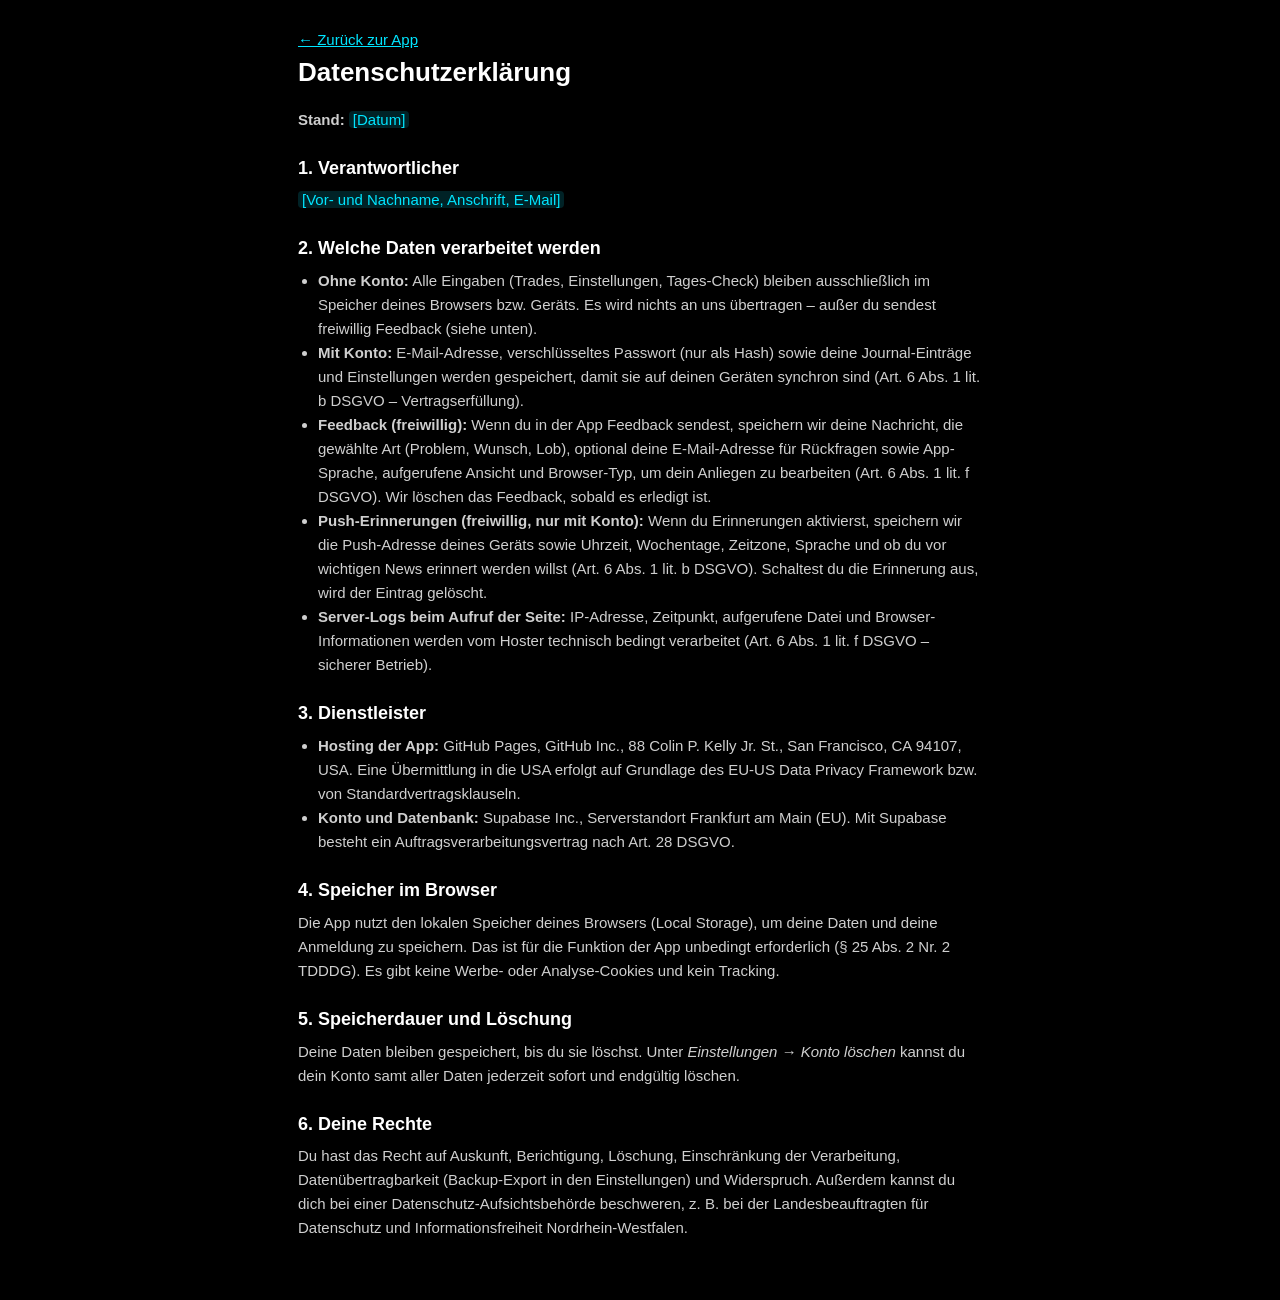
<file: datenschutz.html>
<!doctype html>
<html lang="de"><head><meta charset="utf-8"><meta name="viewport" content="width=device-width, initial-scale=1, viewport-fit=cover">
<title>Datenschutz · NoTilt</title><meta name="theme-color" content="#000000"><link rel="stylesheet" href="style-cyan.css">
<link rel="icon" href="icons/favicon-32.png"></head>
<body><main class="legal"><p><a href="./">← Zurück zur App</a></p>
<h1>Datenschutzerklärung</h1>
<p><b>Stand:</b> <span class="ph">[Datum]</span></p>
<h2>1. Verantwortlicher</h2>
<p><span class="ph">[Vor- und Nachname, Anschrift, E-Mail]</span></p>
<h2>2. Welche Daten verarbeitet werden</h2>
<ul>
<li><b>Ohne Konto:</b> Alle Eingaben (Trades, Einstellungen, Tages-Check) bleiben ausschließlich im Speicher deines Browsers bzw. Geräts. Es wird nichts an uns übertragen – außer du sendest freiwillig Feedback (siehe unten).</li>
<li><b>Mit Konto:</b> E-Mail-Adresse, verschlüsseltes Passwort (nur als Hash) sowie deine Journal-Einträge und Einstellungen werden gespeichert, damit sie auf deinen Geräten synchron sind (Art. 6 Abs. 1 lit. b DSGVO – Vertragserfüllung).</li>
<li><b>Feedback (freiwillig):</b> Wenn du in der App Feedback sendest, speichern wir deine Nachricht, die gewählte Art (Problem, Wunsch, Lob), optional deine E-Mail-Adresse für Rückfragen sowie App-Sprache, aufgerufene Ansicht und Browser-Typ, um dein Anliegen zu bearbeiten (Art. 6 Abs. 1 lit. f DSGVO). Wir löschen das Feedback, sobald es erledigt ist.</li>
<li><b>Push-Erinnerungen (freiwillig, nur mit Konto):</b> Wenn du Erinnerungen aktivierst, speichern wir die Push-Adresse deines Geräts sowie Uhrzeit, Wochentage, Zeitzone, Sprache und ob du vor wichtigen News erinnert werden willst (Art. 6 Abs. 1 lit. b DSGVO). Schaltest du die Erinnerung aus, wird der Eintrag gelöscht.</li>
<li><b>Server-Logs beim Aufruf der Seite:</b> IP-Adresse, Zeitpunkt, aufgerufene Datei und Browser-Informationen werden vom Hoster technisch bedingt verarbeitet (Art. 6 Abs. 1 lit. f DSGVO – sicherer Betrieb).</li>
</ul>
<h2>3. Dienstleister</h2>
<ul>
<li><b>Hosting der App:</b> GitHub Pages, GitHub Inc., 88 Colin P. Kelly Jr. St., San Francisco, CA 94107, USA. Eine Übermittlung in die USA erfolgt auf Grundlage des EU-US Data Privacy Framework bzw. von Standardvertragsklauseln.</li>
<li><b>Konto und Datenbank:</b> Supabase Inc., Serverstandort Frankfurt am Main (EU). Mit Supabase besteht ein Auftragsverarbeitungsvertrag nach Art. 28 DSGVO.</li>
</ul>
<h2>4. Speicher im Browser</h2>
<p>Die App nutzt den lokalen Speicher deines Browsers (Local Storage), um deine Daten und deine Anmeldung zu speichern. Das ist für die Funktion der App unbedingt erforderlich (§ 25 Abs. 2 Nr. 2 TDDDG). Es gibt keine Werbe- oder Analyse-Cookies und kein Tracking.</p>
<h2>5. Speicherdauer und Löschung</h2>
<p>Deine Daten bleiben gespeichert, bis du sie löschst. Unter <i>Einstellungen → Konto löschen</i> kannst du dein Konto samt aller Daten jederzeit sofort und endgültig löschen.</p>
<h2>6. Deine Rechte</h2>
<p>Du hast das Recht auf Auskunft, Berichtigung, Löschung, Einschränkung der Verarbeitung, Datenübertragbarkeit (Backup-Export in den Einstellungen) und Widerspruch. Außerdem kannst du dich bei einer Datenschutz-Aufsichtsbehörde beschweren, z. B. bei der Landesbeauftragten für Datenschutz und Informationsfreiheit Nordrhein-Westfalen.</p>
</main></body></html>
</file>
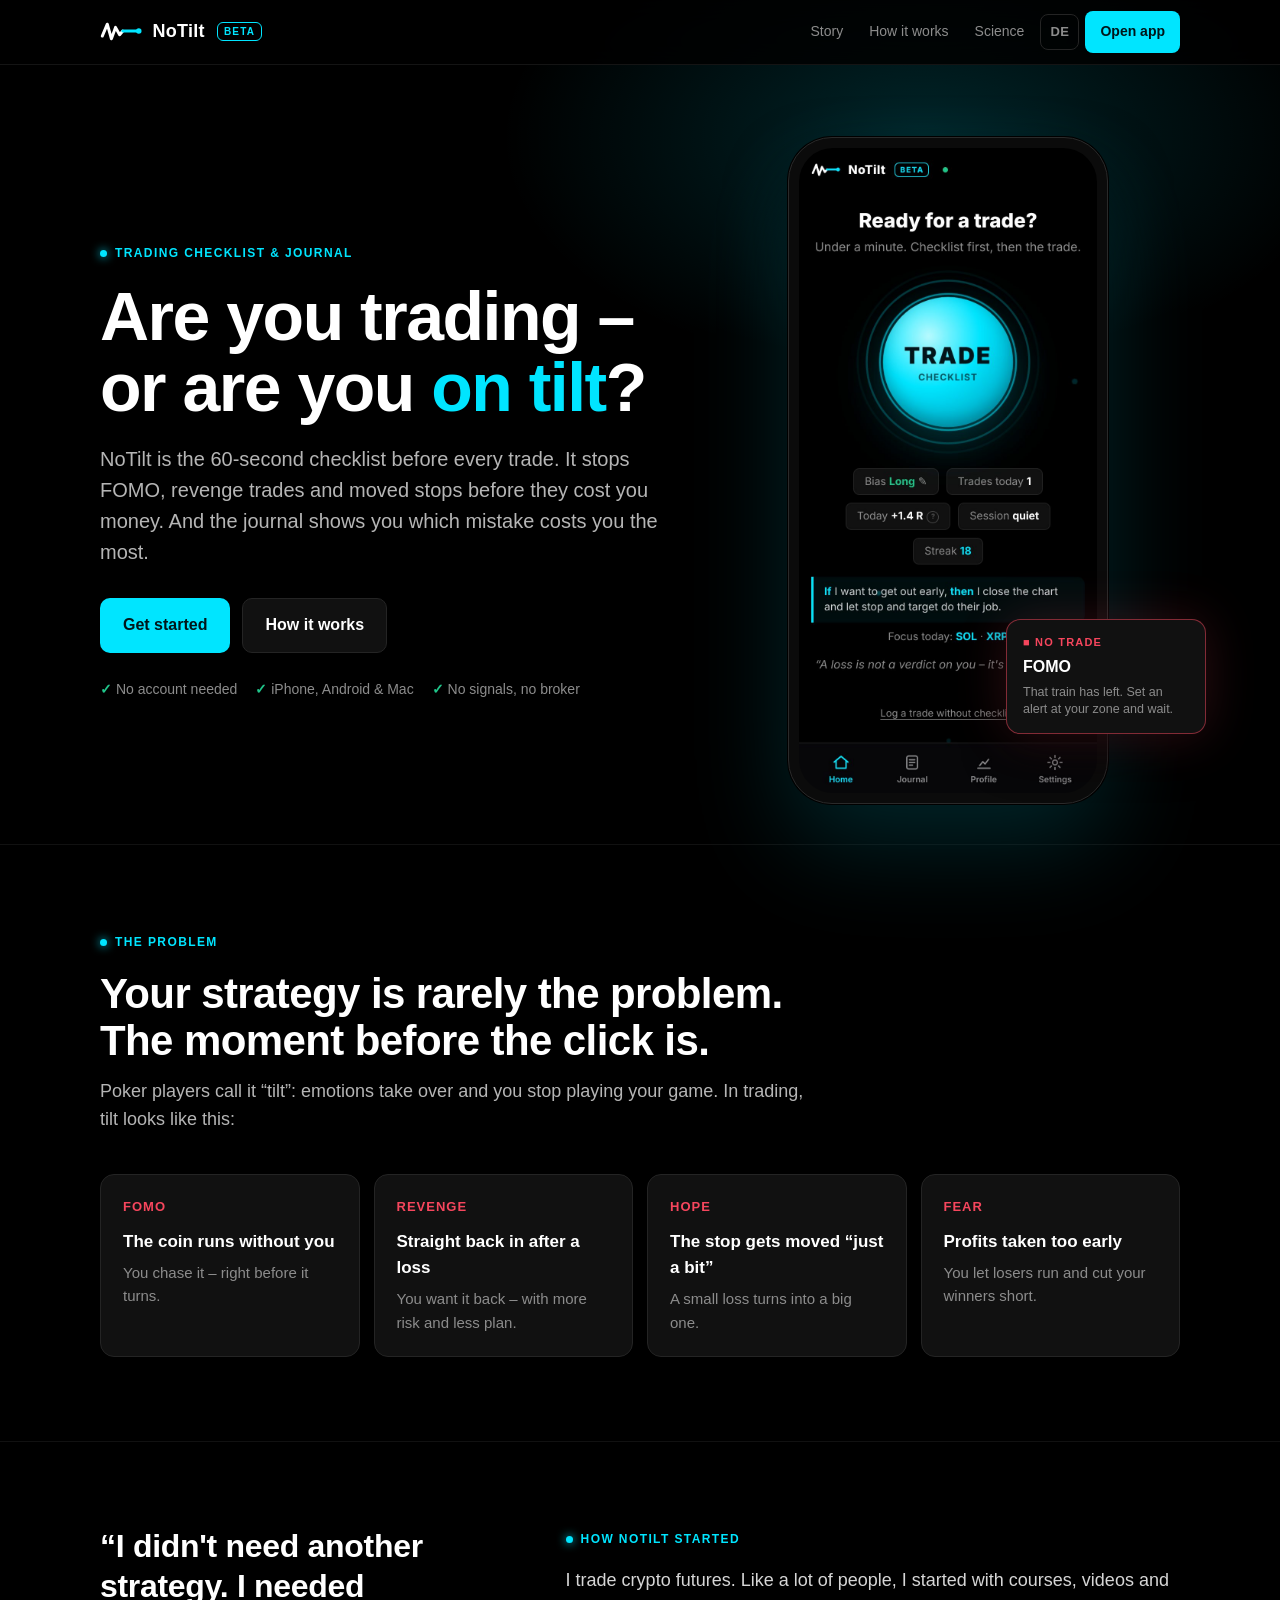
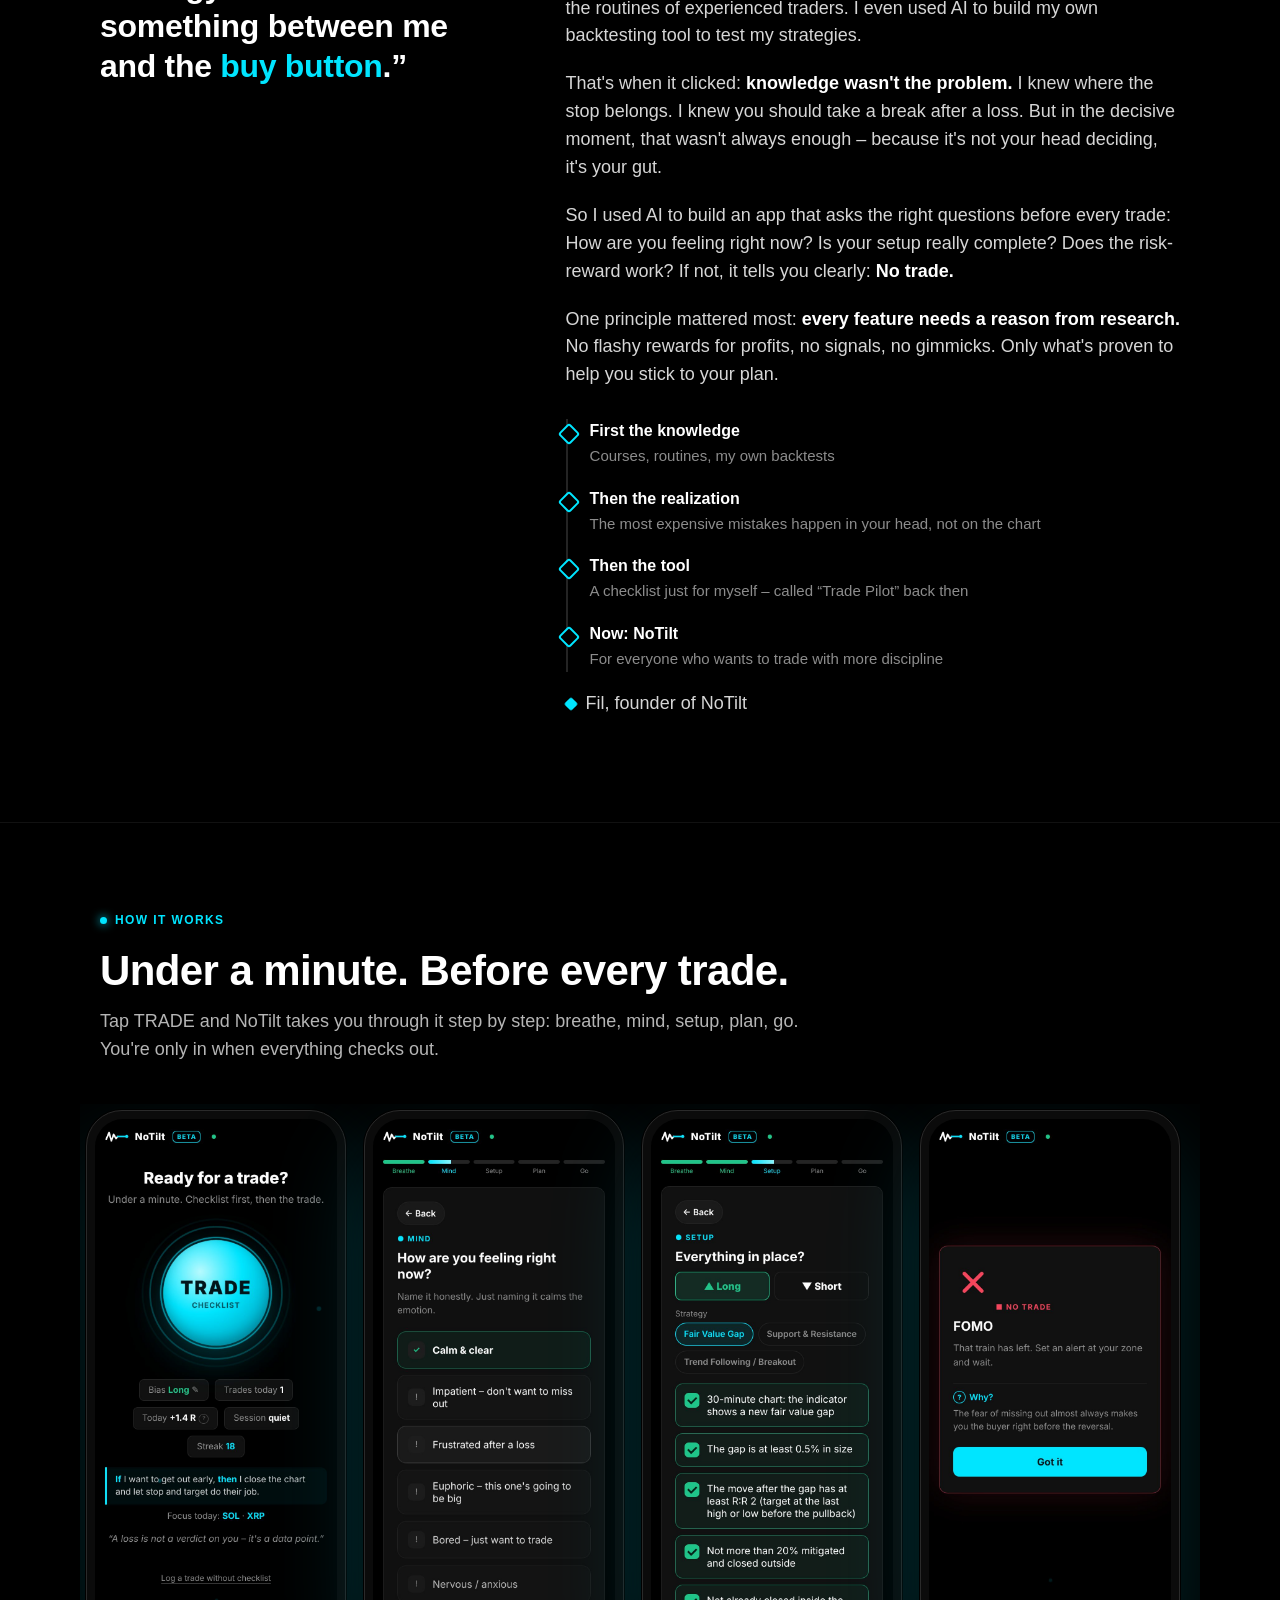
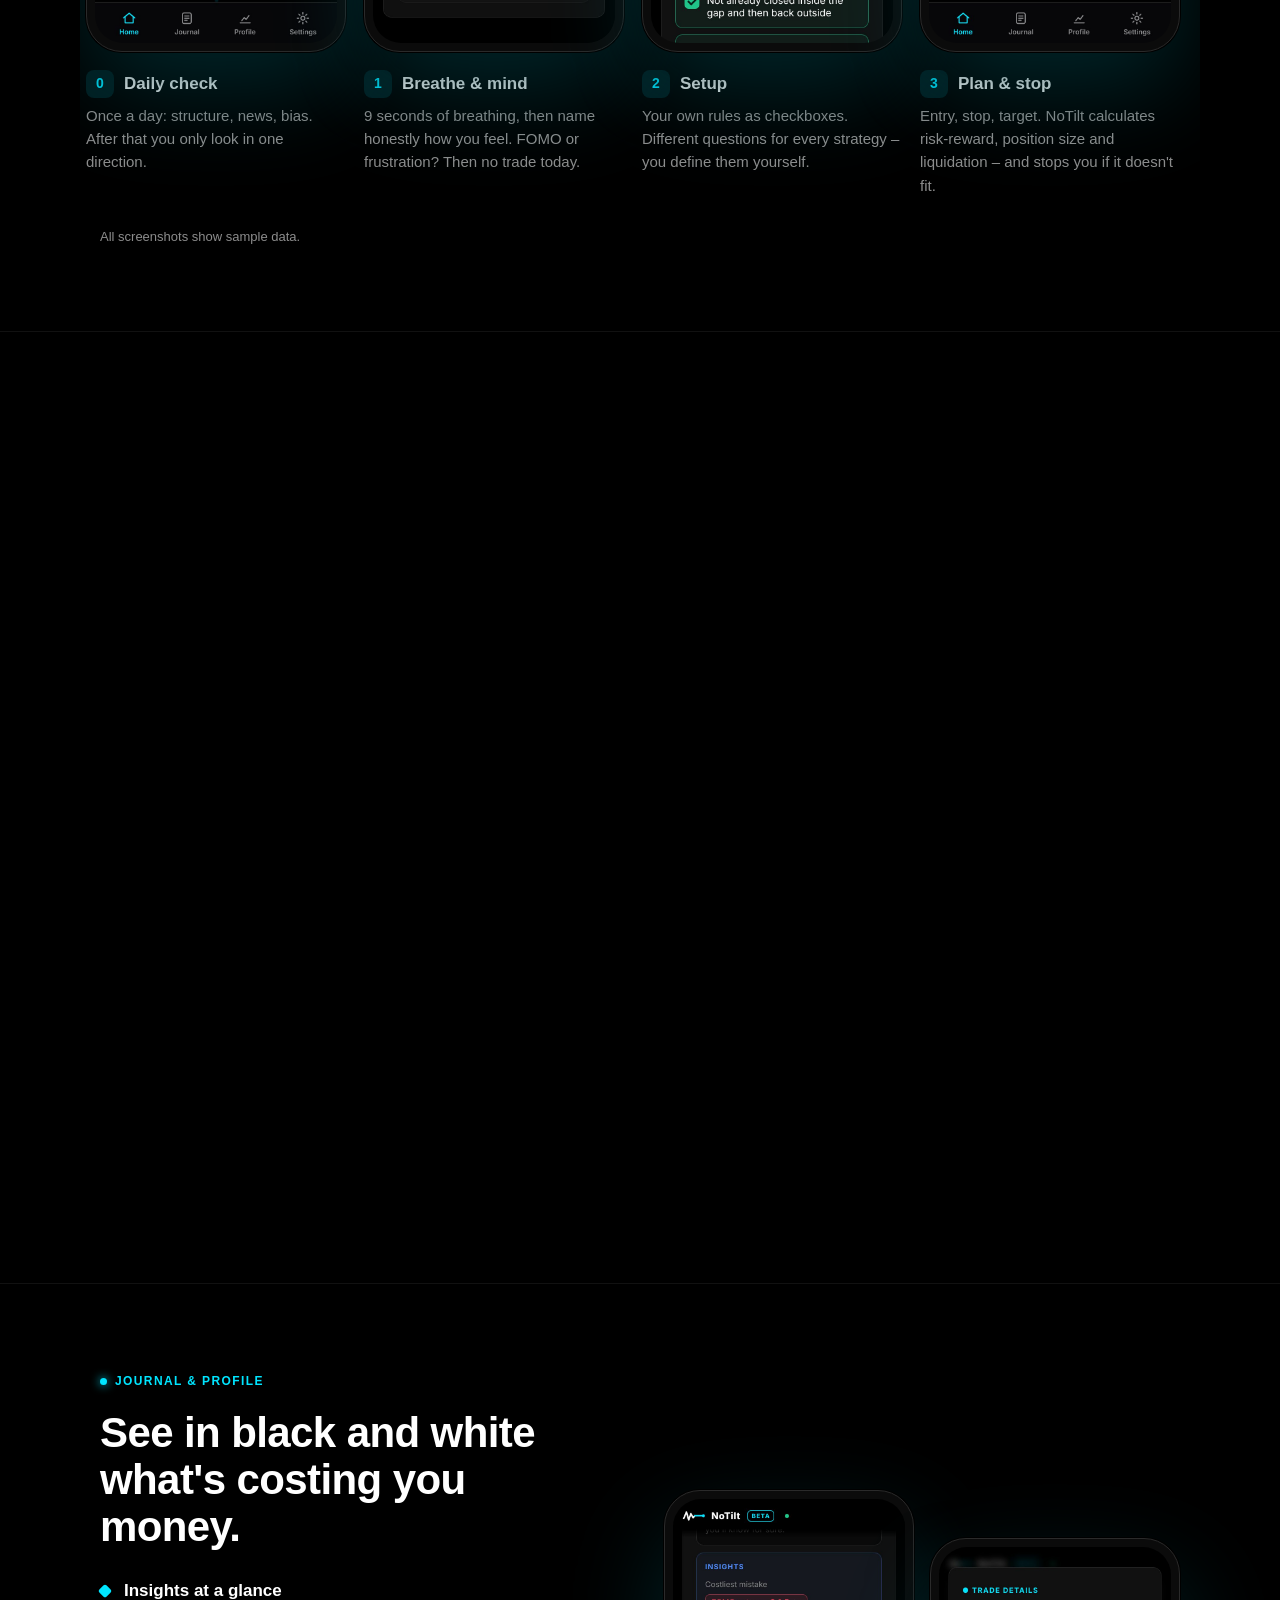
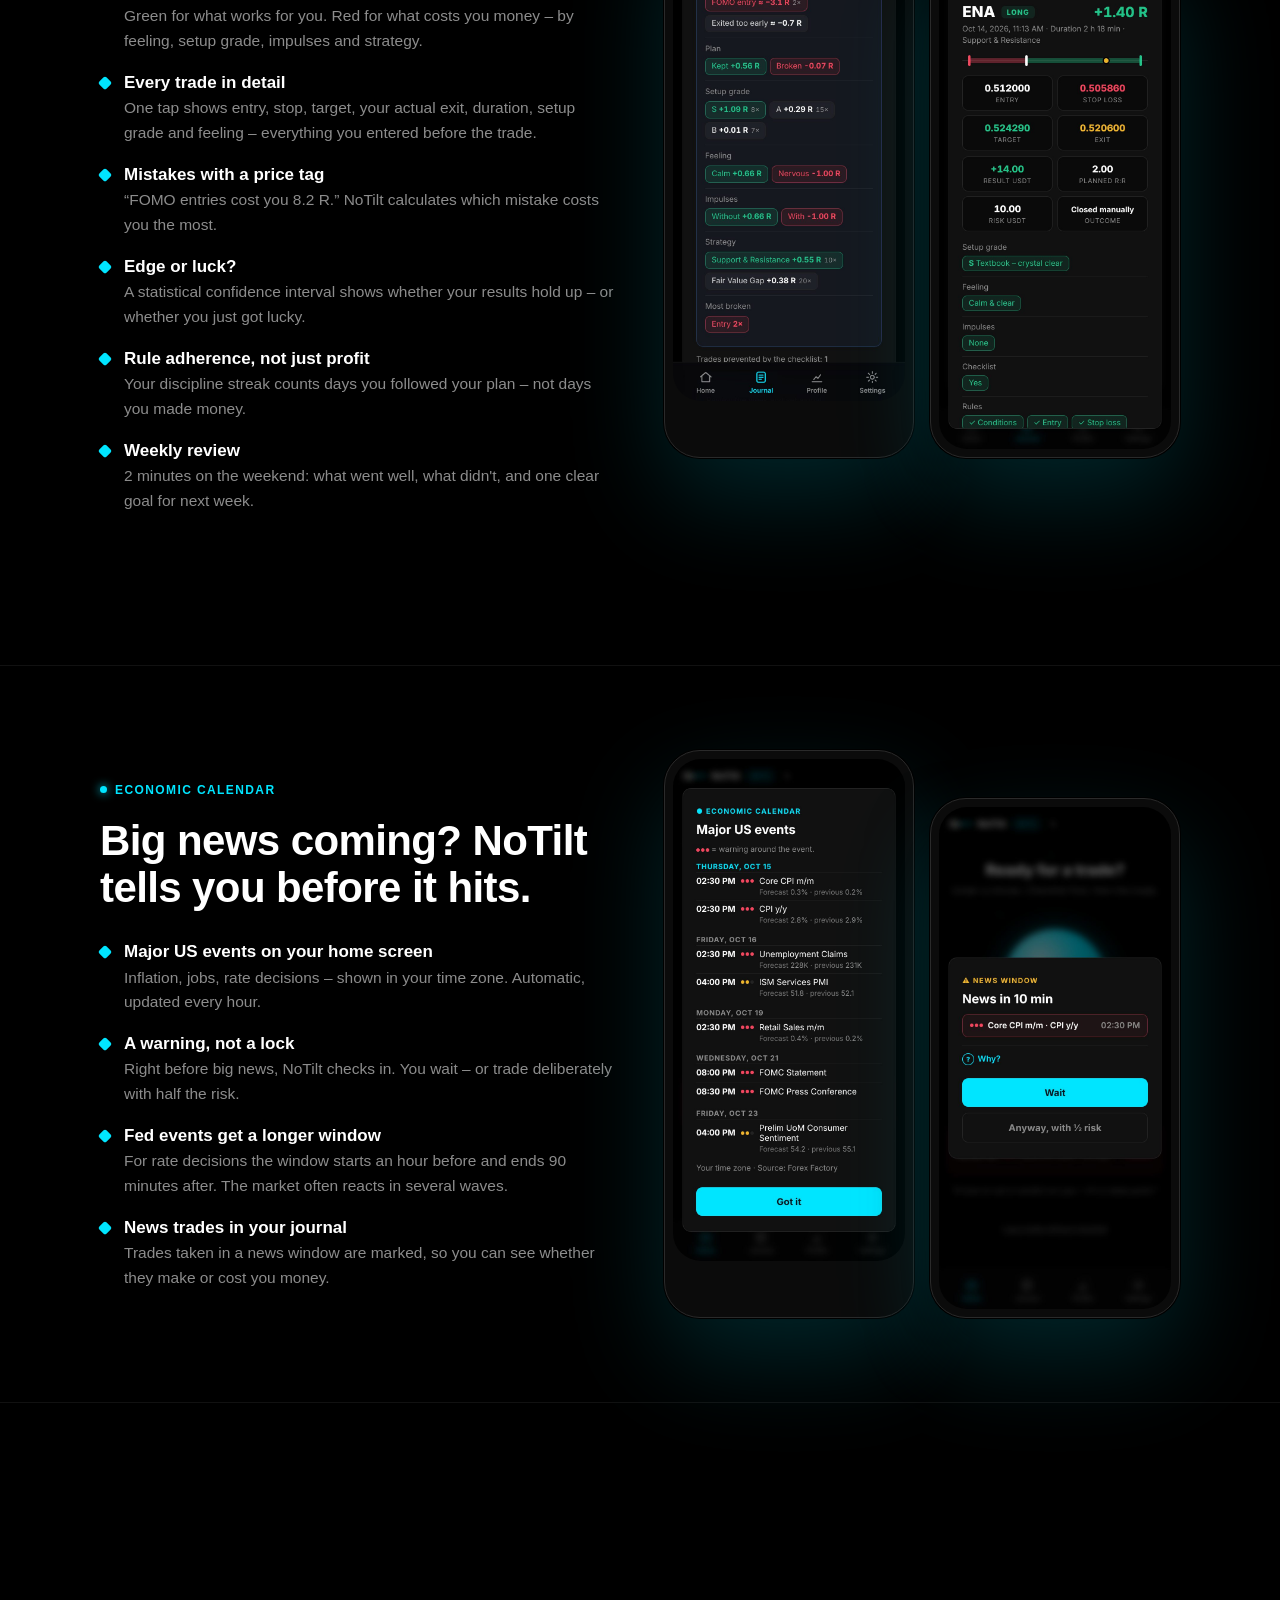
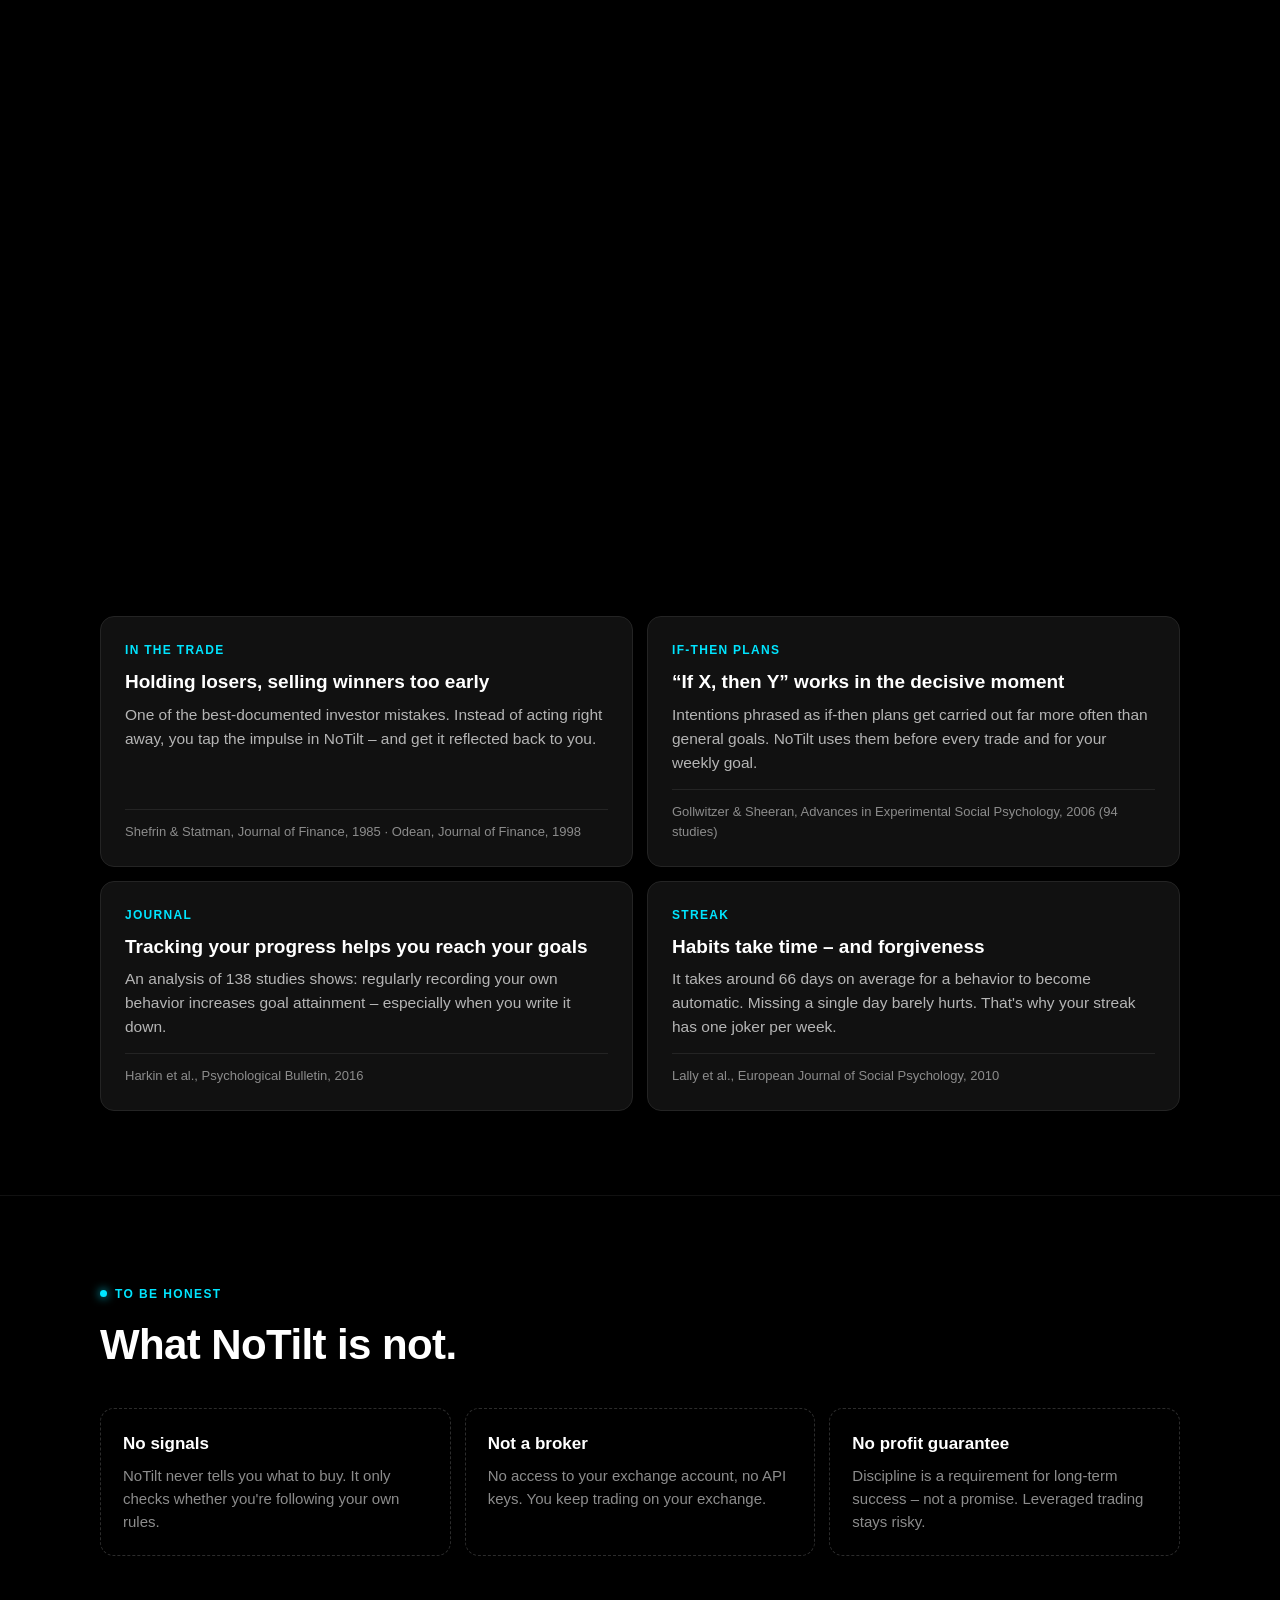
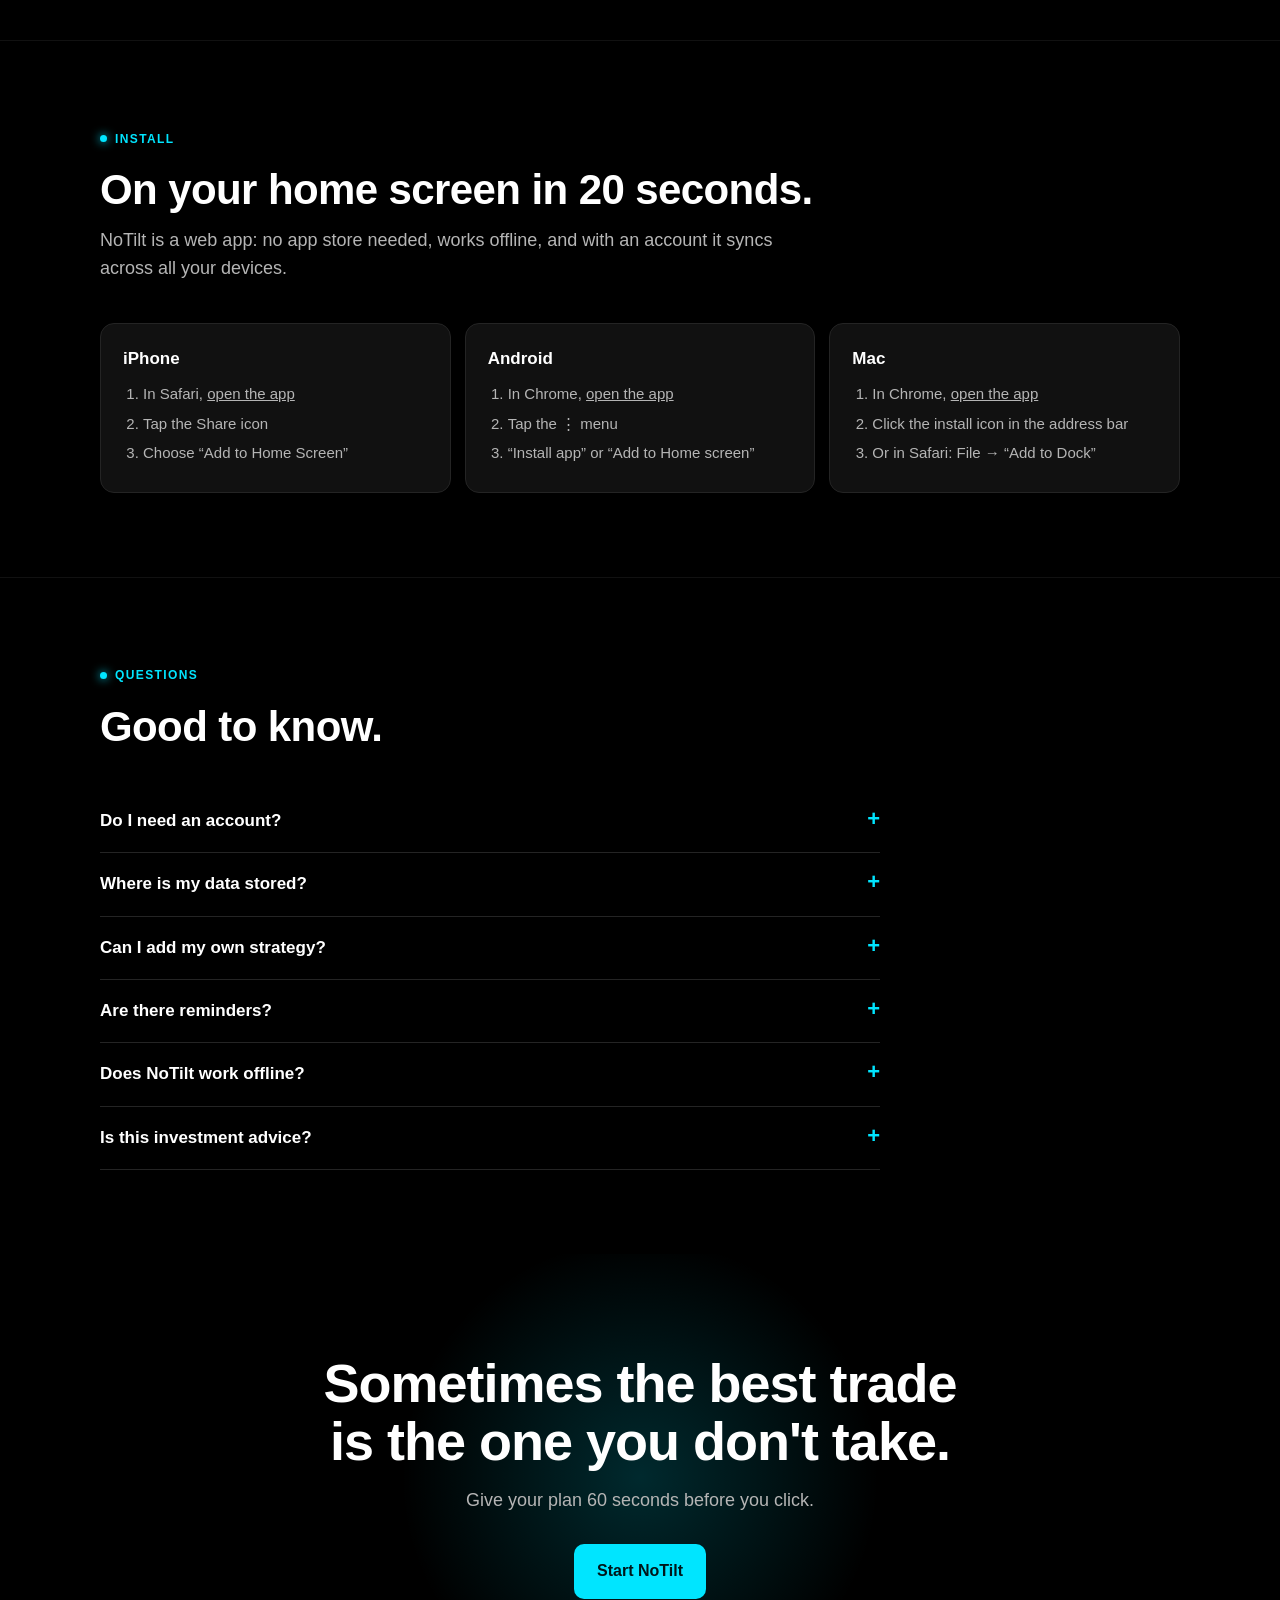
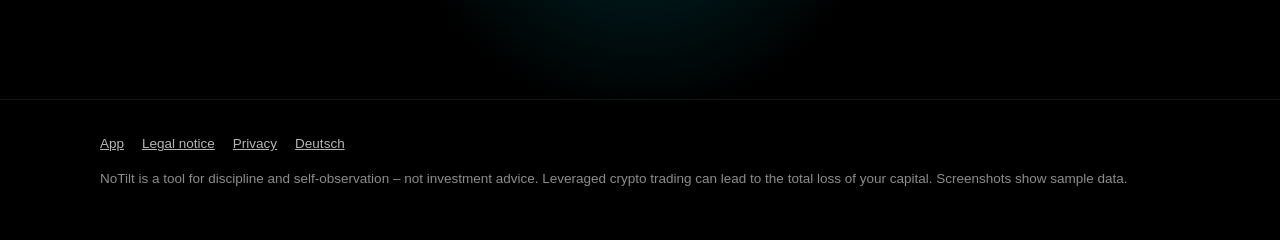
<file: en.html>
<!doctype html>
<html lang="en">
<head>
<meta charset="utf-8">
<meta name="viewport" content="width=device-width, initial-scale=1, viewport-fit=cover">
<title>NoTilt – Think first, then trade</title>
<meta name="description" content="NoTilt is the 60-second checklist before every trade. It stops FOMO, revenge trades and moved stops before they cost you money. Plus a journal that shows you which mistake costs you the most.">
<meta name="theme-color" content="#000000">
<meta name="color-scheme" content="dark">
<link rel="icon" href="icons/favicon.svg" type="image/svg+xml">
<link rel="icon" href="icons/favicon-32.png" sizes="32x32">
<link rel="apple-touch-icon" href="icons/apple-touch-icon.png">
<meta property="og:type" content="website">
<meta property="og:title" content="NoTilt – Think first, then trade">
<meta property="og:description" content="The 60-second checklist before every trade. Against FOMO, revenge trades and moved stops.">
<meta property="og:image" content="https://grippiv.github.io/trade-pilot/img/og-en.png">
<meta property="og:locale" content="en_US">
<meta name="twitter:card" content="summary_large_image">
<link rel="stylesheet" href="landing.css">
<link rel="alternate" hreflang="de" href="https://grippiv.github.io/trade-pilot/landing.html">
<link rel="alternate" hreflang="en" href="https://grippiv.github.io/trade-pilot/en.html">
<link rel="alternate" hreflang="x-default" href="https://grippiv.github.io/trade-pilot/en.html">
</head>
<body>

<header>
  <div class="wrap">
    <a class="brand" href="#top" aria-label="NoTilt"><svg class="mark" viewBox="6 56 186 92" aria-hidden="true"><path class="zz" d="M16 122 L38 70 L56 134 L74 84 L92 116 L106 100" fill="none" stroke="#fff" stroke-width="13" stroke-linecap="round" stroke-linejoin="round"/><path class="ln" d="M106 100 H174" stroke="#00e5ff" stroke-width="13" stroke-linecap="round"/><circle class="dt" cx="176" cy="100" r="12" fill="#00e5ff"/></svg>NoTilt<span class="beta">Beta</span></a>
    <nav>
      <a class="l" href="#story">Story</a>
      <a class="l" href="#how">How it works</a>
      <a class="l" href="#science">Science</a>
      <a class="lang" href="landing.html" hreflang="de" lang="de">DE</a>
      <a class="btn pri sm" href="./?lang=en">Open app</a>
    </nav>
  </div>
</header>

<main id="top">
<!-- Hero -->
<div class="hero">
  <div class="wrap">
    <div>
      <div class="kicker">Trading checklist &amp; journal</div>
      <h1>Are you trading –<br>or are you <em>on tilt</em>?</h1>
      <p class="lead">NoTilt is the 60-second checklist before every trade. It stops FOMO, revenge trades and moved stops before they cost you money. And the journal shows you which mistake costs you the most.</p>
      <div class="cta">
        <a class="btn pri" href="./?lang=en">Get started</a>
        <a class="btn ghost" href="#how">How it works</a>
      </div>
      <div class="trust"><span>No account needed</span><span>iPhone, Android &amp; Mac</span><span>No signals, no broker</span></div>
    </div>
    <div style="position:relative">
      <div class="phone"><img src="img/en/home.jpg?v=2" alt="NoTilt home screen with the TRADE button" width="390" height="844"></div>
      <div class="float" aria-hidden="true"><b>■ No trade</b><span>FOMO</span><small>That train has left. Set an alert at your zone and wait.</small></div>
    </div>
  </div>
</div>

<!-- Problem -->
<section>
  <div class="wrap">
    <div class="sec-h reveal">
      <div class="kicker">The problem</div>
      <h2>Your strategy is rarely the problem. The moment before the click is.</h2>
      <p>Poker players call it “tilt”: emotions take over and you stop playing your game. In trading, tilt looks like this:</p>
    </div>
    <div class="tilts">
      <div class="tilt reveal"><span class="ic">FOMO</span><b>The coin runs without you</b><p>You chase it – right before it turns.</p></div>
      <div class="tilt reveal"><span class="ic">Revenge</span><b>Straight back in after a loss</b><p>You want it back – with more risk and less plan.</p></div>
      <div class="tilt reveal"><span class="ic">Hope</span><b>The stop gets moved “just a bit”</b><p>A small loss turns into a big one.</p></div>
      <div class="tilt reveal"><span class="ic">Fear</span><b>Profits taken too early</b><p>You let losers run and cut your winners short.</p></div>
    </div>
  </div>
</section>

<!-- Story -->
<section id="story">
  <div class="wrap story">
    <div class="quote reveal">“I didn't need another strategy. I needed something between me and the <em>buy button</em>.”</div>
    <div class="txt">
      <div class="kicker reveal">How NoTilt started</div>
      <p class="reveal">I trade crypto futures. Like a lot of people, I started with courses, videos and the routines of experienced traders. I even used AI to build my own backtesting tool to test my strategies.</p>
      <p class="reveal">That's when it clicked: <b>knowledge wasn't the problem.</b> I knew where the stop belongs. I knew you should take a break after a loss. But in the decisive moment, that wasn't always enough – because it's not your head deciding, it's your gut.</p>
      <p class="reveal">So I used AI to build an app that asks the right questions before every trade: How are you feeling right now? Is your setup really complete? Does the risk-reward work? If not, it tells you clearly: <b>No trade.</b></p>
      <p class="reveal">One principle mattered most: <b>every feature needs a reason from research.</b> No flashy rewards for profits, no signals, no gimmicks. Only what's proven to help you stick to your plan.</p>
      <div class="timeline reveal">
        <div><b>First the knowledge</b><span>Courses, routines, my own backtests</span></div>
        <div><b>Then the realization</b><span>The most expensive mistakes happen in your head, not on the chart</span></div>
        <div><b>Then the tool</b><span>A checklist just for myself – called “Trade Pilot” back then</span></div>
        <div><b>Now: NoTilt</b><span>For everyone who wants to trade with more discipline</span></div>
      </div>
      <p class="sig reveal"><i></i>Fil, founder of NoTilt</p>
    </div>
  </div>
</section>

<!-- How it works -->
<section id="how">
  <div class="wrap">
    <div class="sec-h reveal">
      <div class="kicker">How it works</div>
      <h2>Under a minute. Before every trade.</h2>
      <p>Tap TRADE and NoTilt takes you through it step by step: breathe, mind, setup, plan, go. You're only in when everything checks out.</p>
    </div>
    <div class="steps">
      <div class="step reveal"><div class="phone sm"><img src="img/en/home.jpg?v=2" alt="Home screen" loading="lazy" width="390" height="844"></div>
        <div class="n"><i>0</i>Daily check</div><p>Once a day: structure, news, bias. After that you only look in one direction.</p></div>
      <div class="step reveal"><div class="phone sm"><img src="img/en/kopf.jpg?v=2" alt="Mind check: how are you feeling?" loading="lazy" width="390" height="844"></div>
        <div class="n"><i>1</i>Breathe &amp; mind</div><p>9 seconds of breathing, then name honestly how you feel. FOMO or frustration? Then no trade today.</p></div>
      <div class="step reveal"><div class="phone sm"><img src="img/en/setup.jpg?v=2" alt="Setup checklist" loading="lazy" width="390" height="844"></div>
        <div class="n"><i>2</i>Setup</div><p>Your own rules as checkboxes. Different questions for every strategy – you define them yourself.</p></div>
      <div class="step reveal"><div class="phone sm"><img src="img/en/stop.jpg?v=2" alt="Stop: FOMO detected" loading="lazy" width="390" height="844"></div>
        <div class="n"><i>3</i>Plan &amp; stop</div><p>Entry, stop, target. NoTilt calculates risk-reward, position size and liquidation – and stops you if it doesn't fit.</p></div>
    </div>
    <p class="note">All screenshots show sample data.</p>
  </div>
</section>

<!-- Mac -->
<section id="mac">
  <div class="wrap">
    <div class="sec-h reveal">
      <div class="kicker">New · iPhone &amp; Mac</div>
      <h2>Check on your phone. Review on your Mac.</h2>
      <p>One account, everything in sync: trades, rules and stats are always the same on iPhone, Android and Mac. On the big screen you see your journal and insights at a glance.</p>
    </div>
    <div class="macwrap reveal">
      <div class="laptop"><img src="img/en/mac-journal.jpg?v=2" alt="NoTilt on a MacBook: journal with insights" loading="lazy" width="1470" height="920"></div>
      <div class="laptop-base" aria-hidden="true"></div>
      <div class="phone sm"><img src="img/en/home.jpg?v=2" alt="NoTilt on iPhone" loading="lazy" width="390" height="844"></div>
    </div>
  </div>
</section>

<!-- Journal -->
<section>
  <div class="wrap split">
    <div>
      <div class="sec-h reveal" style="margin-bottom:28px">
        <div class="kicker">Journal &amp; profile</div>
        <h2>See in black and white what's costing you money.</h2>
      </div>
      <ul class="feat">
        <li class="reveal"><div><b>Insights at a glance</b><span>Green for what works for you. Red for what costs you money – by feeling, setup grade, impulses and strategy.</span></div></li>
        <li class="reveal"><div><b>Every trade in detail</b><span>One tap shows entry, stop, target, your actual exit, duration, setup grade and feeling – everything you entered before the trade.</span></div></li>
        <li class="reveal"><div><b>Mistakes with a price tag</b><span>“FOMO entries cost you 8.2 R.” NoTilt calculates which mistake costs you the most.</span></div></li>
        <li class="reveal"><div><b>Edge or luck?</b><span>A statistical confidence interval shows whether your results hold up – or whether you just got lucky.</span></div></li>
        <li class="reveal"><div><b>Rule adherence, not just profit</b><span>Your discipline streak counts days you followed your plan – not days you made money.</span></div></li>
        <li class="reveal"><div><b>Weekly review</b><span>2 minutes on the weekend: what went well, what didn't, and one clear goal for next week.</span></div></li>
        <li class="reveal"><div><b>Import from your exchange</b><span>Bring in trades via CSV from your exchange, e.g. Bitget or Binance.</span></div></li>
      </ul>
    </div>
    <div class="duo reveal">
      <div class="phone sm"><img src="img/en/journal.jpg?v=2" alt="Journal with color-coded insights" loading="lazy" width="390" height="844"></div>
      <div class="phone sm"><img src="img/en/detail.jpg?v=2" alt="Trade details with entry, stop, target and exit" loading="lazy" width="390" height="844"></div>
    </div>
  </div>
</section>

<!-- Economic calendar -->
<section id="calendar">
  <div class="wrap split">
    <div>
      <div class="sec-h reveal" style="margin-bottom:28px">
        <div class="kicker">Economic calendar</div>
        <h2>Big news coming? NoTilt tells you before it hits.</h2>
      </div>
      <ul class="feat">
        <li class="reveal"><div><b>Major US events on your home screen</b><span>Inflation, jobs, rate decisions – shown in your time zone. Automatic, updated every hour.</span></div></li>
        <li class="reveal"><div><b>A warning, not a lock</b><span>Right before big news, NoTilt checks in. You wait – or trade deliberately with half the risk.</span></div></li>
        <li class="reveal"><div><b>Fed events get a longer window</b><span>For rate decisions the window starts an hour before and ends 90 minutes after. The market often reacts in several waves.</span></div></li>
        <li class="reveal"><div><b>News trades in your journal</b><span>Trades taken in a news window are marked, so you can see whether they make or cost you money.</span></div></li>
      </ul>
    </div>
    <div class="duo reveal">
      <div class="phone sm"><img src="img/en/cal-week.jpg?v=1" alt="Economic calendar with this week's major US events" loading="lazy" width="390" height="844"></div>
      <div class="phone sm"><img src="img/en/cal-warn.jpg?v=1" alt="News warning ten minutes before US inflation data" loading="lazy" width="390" height="844"></div>
    </div>
  </div>
</section>

<!-- Science -->
<section id="science">
  <div class="wrap">
    <div class="sec-h reveal">
      <div class="kicker">Why it works</div>
      <h2>Every feature has a reason from research.</h2>
      <p>No gut-feeling features. Here's what NoTilt is built on.</p>
    </div>
    <div class="sci">
      <div class="s reveal"><div class="f">Checklist</div><h3>Checklists prevent mistakes under pressure</h3>
        <p>When hospitals around the world introduced a short surgical checklist, mortality dropped from 1.5% to 0.8%. Pilots never fly without one for the same reason. Not because they don't know – but because under pressure you miss things.</p>
        <div class="src">Haynes et al., New England Journal of Medicine, 2009</div></div>
      <div class="s reveal"><div class="f">Breathing</div><h3>A sigh calms you faster than overthinking</h3>
        <p>Two breaths in, one long breath out: in a Stanford study, this “cyclic sighing” reduced anxiety and lifted mood – more than mindfulness meditation.</p>
        <div class="src">Balban et al., Cell Reports Medicine, 2023</div></div>
      <div class="s reveal"><div class="f">Mind check</div><h3>Naming a feeling calms it down</h3>
        <p>Putting an emotion into words measurably lowers activity in the amygdala – the brain's alarm center. That's why NoTilt asks: how are you feeling right now?</p>
        <div class="src">Lieberman et al., Psychological Science, 2007</div></div>
      <div class="s reveal"><div class="f">Break after a loss</div><h3>Risk-taking goes up after losses</h3>
        <p>When you're down, you want to “get back to even” – and take more risk to get there. That's why there's a break after every trade, and a longer one after a loss.</p>
        <div class="src">Thaler &amp; Johnson, Management Science, 1990</div></div>
      <div class="s reveal"><div class="f">In the trade</div><h3>Holding losers, selling winners too early</h3>
        <p>One of the best-documented investor mistakes. Instead of acting right away, you tap the impulse in NoTilt – and get it reflected back to you.</p>
        <div class="src">Shefrin &amp; Statman, Journal of Finance, 1985 · Odean, Journal of Finance, 1998</div></div>
      <div class="s reveal"><div class="f">If-then plans</div><h3>“If X, then Y” works in the decisive moment</h3>
        <p>Intentions phrased as if-then plans get carried out far more often than general goals. NoTilt uses them before every trade and for your weekly goal.</p>
        <div class="src">Gollwitzer &amp; Sheeran, Advances in Experimental Social Psychology, 2006 (94 studies)</div></div>
      <div class="s reveal"><div class="f">Journal</div><h3>Tracking your progress helps you reach your goals</h3>
        <p>An analysis of 138 studies shows: regularly recording your own behavior increases goal attainment – especially when you write it down.</p>
        <div class="src">Harkin et al., Psychological Bulletin, 2016</div></div>
      <div class="s reveal"><div class="f">Streak</div><h3>Habits take time – and forgiveness</h3>
        <p>It takes around 66 days on average for a behavior to become automatic. Missing a single day barely hurts. That's why your streak has one joker per week.</p>
        <div class="src">Lally et al., European Journal of Social Psychology, 2010</div></div>
    </div>
  </div>
</section>

<!-- What it isn't -->
<section>
  <div class="wrap">
    <div class="sec-h reveal">
      <div class="kicker">To be honest</div>
      <h2>What NoTilt is not.</h2>
    </div>
    <div class="not">
      <div class="reveal"><b>No signals</b><p>NoTilt never tells you what to buy. It only checks whether you're following your own rules.</p></div>
      <div class="reveal"><b>Not a broker</b><p>No access to your exchange account, no API keys. You keep trading on your exchange.</p></div>
      <div class="reveal"><b>No profit guarantee</b><p>Discipline is a requirement for long-term success – not a promise. Leveraged trading stays risky.</p></div>
    </div>
  </div>
</section>

<!-- Install -->
<section id="install">
  <div class="wrap">
    <div class="sec-h reveal">
      <div class="kicker">Install</div>
      <h2>On your home screen in 20 seconds.</h2>
      <p>NoTilt is a web app: no app store needed, works offline, and with an account it syncs across all your devices.</p>
    </div>
    <div class="inst">
      <div class="reveal"><b>iPhone</b><ol><li>In Safari, <a href="./?lang=en">open the app</a></li><li>Tap the Share icon</li><li>Choose “Add to Home Screen”</li></ol></div>
      <div class="reveal"><b>Android</b><ol><li>In Chrome, <a href="./?lang=en">open the app</a></li><li>Tap the ⋮ menu</li><li>“Install app” or “Add to Home screen”</li></ol></div>
      <div class="reveal"><b>Mac</b><ol><li>In Chrome, <a href="./?lang=en">open the app</a></li><li>Click the install icon in the address bar</li><li>Or in Safari: File → “Add to Dock”</li></ol></div>
    </div>
  </div>
</section>

<!-- FAQ -->
<section>
  <div class="wrap">
    <div class="sec-h reveal"><div class="kicker">Questions</div><h2>Good to know.</h2></div>
    <div class="faq">
      <details><summary>Do I need an account?</summary><p>No. You can start right away without an account – your data then stays on this device only. With an account, your journal is the same on all your devices.</p></details>
      <details><summary>Where is my data stored?</summary><p>Without an account, only on your device. With an account, on servers in Frankfurt, Germany (EU). You can export everything as CSV or a backup at any time and delete your account completely.</p></details>
      <details><summary>Can I add my own strategy?</summary><p>Yes. Start with templates (e.g. Fair Value Gap, Trend Following, Support &amp; Resistance) or describe your strategy from scratch. Every strategy gets its own questions.</p></details>
      <details><summary>Are there reminders?</summary><p>Yes – if you want, a daily reminder for your daily check and one for your weekly review. On iPhone this works once NoTilt is on your home screen.</p></details>
      <details><summary>Does NoTilt work offline?</summary><p>Yes. Changes are saved and synced as soon as you're back online.</p></details>
      <details><summary>Is this investment advice?</summary><p>No. NoTilt is a tool for discipline and self-observation. It never recommends what or when to trade.</p></details>
    </div>
  </div>
</section>

<div class="end">
  <div class="wrap">
    <h2 class="reveal">Sometimes the best trade<br>is the one you don't take.</h2>
    <p class="reveal">Give your plan 60 seconds before you click.</p>
    <a class="btn pri reveal" href="./?lang=en">Start NoTilt</a>
  </div>
</div>
</main>

<footer>
  <div class="wrap">
    <nav><a href="./?lang=en">App</a><a href="impressum.html">Legal notice</a><a href="datenschutz.html">Privacy</a><a href="landing.html" hreflang="de">Deutsch</a></nav>
    <p>NoTilt is a tool for discipline and self-observation – not investment advice. Leveraged crypto trading can lead to the total loss of your capital. Screenshots show sample data.</p>
  </div>
</footer>

<script>
(function(){
  var els = document.querySelectorAll('.reveal');
  if (!('IntersectionObserver' in window)) { els.forEach(function(e){ e.classList.add('in'); }); return; }
  var io = new IntersectionObserver(function(es){ es.forEach(function(e){ if (e.isIntersecting){ e.target.classList.add('in'); io.unobserve(e.target); } }); }, {rootMargin:'0px 0px -8% 0px'});
  els.forEach(function(e){ io.observe(e); });
})();
</script>
</body>
</html>
</file>
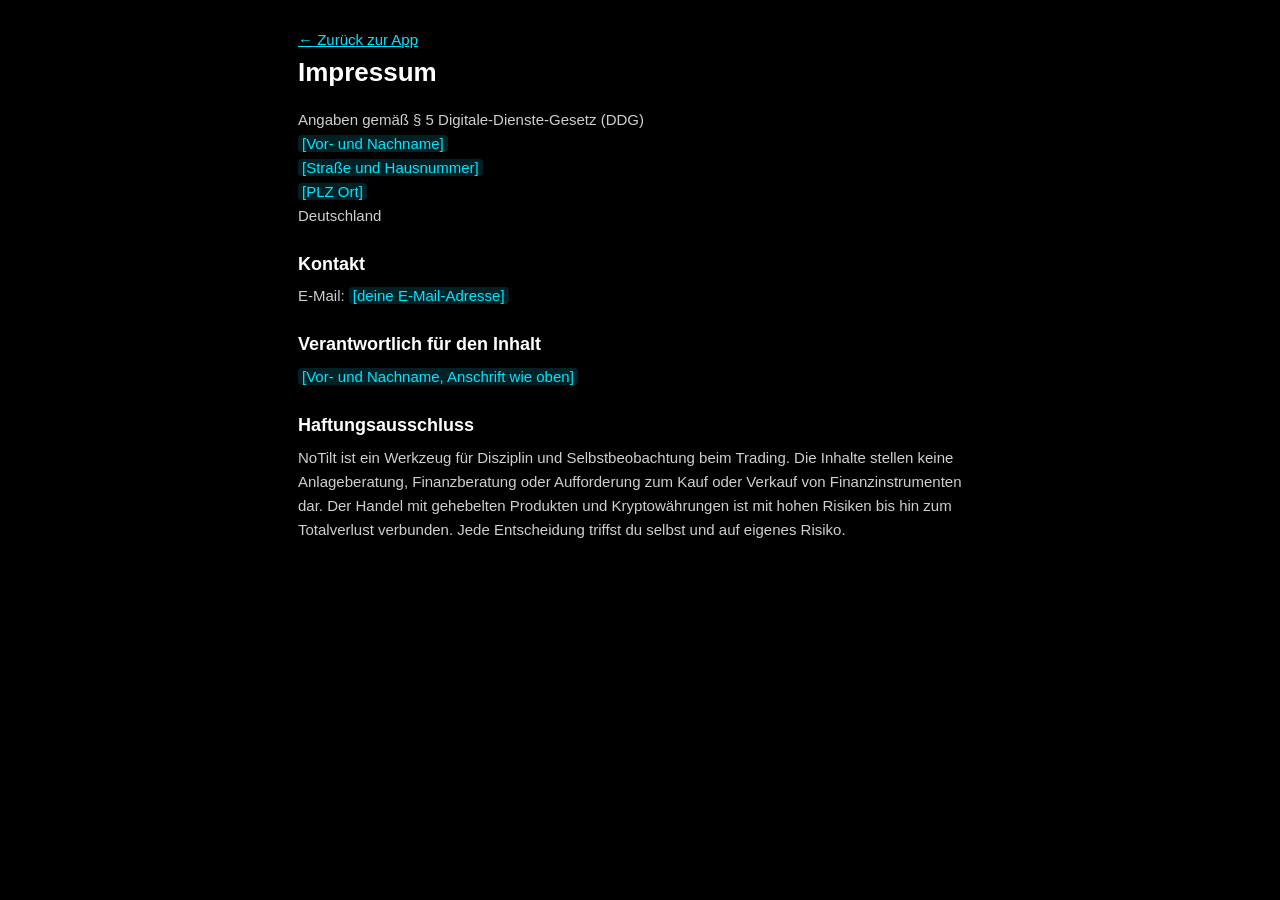
<file: impressum.html>
<!doctype html>
<html lang="de"><head><meta charset="utf-8"><meta name="viewport" content="width=device-width, initial-scale=1, viewport-fit=cover">
<title>Impressum · NoTilt</title><meta name="theme-color" content="#000000"><link rel="stylesheet" href="style-cyan.css">
<link rel="icon" href="icons/favicon-32.png"></head>
<body><main class="legal"><p><a href="./">← Zurück zur App</a></p>
<h1>Impressum</h1>
<p>Angaben gemäß § 5 Digitale-Dienste-Gesetz (DDG)</p>
<p><span class="ph">[Vor- und Nachname]</span><br><span class="ph">[Straße und Hausnummer]</span><br><span class="ph">[PLZ Ort]</span><br>Deutschland</p>
<h2>Kontakt</h2>
<p>E-Mail: <span class="ph">[deine E-Mail-Adresse]</span></p>
<h2>Verantwortlich für den Inhalt</h2>
<p><span class="ph">[Vor- und Nachname, Anschrift wie oben]</span></p>
<h2>Haftungsausschluss</h2>
<p>NoTilt ist ein Werkzeug für Disziplin und Selbstbeobachtung beim Trading. Die Inhalte stellen keine Anlageberatung, Finanzberatung oder Aufforderung zum Kauf oder Verkauf von Finanzinstrumenten dar. Der Handel mit gehebelten Produkten und Kryptowährungen ist mit hohen Risiken bis hin zum Totalverlust verbunden. Jede Entscheidung triffst du selbst und auf eigenes Risiko.</p>
</main></body></html>
</file>
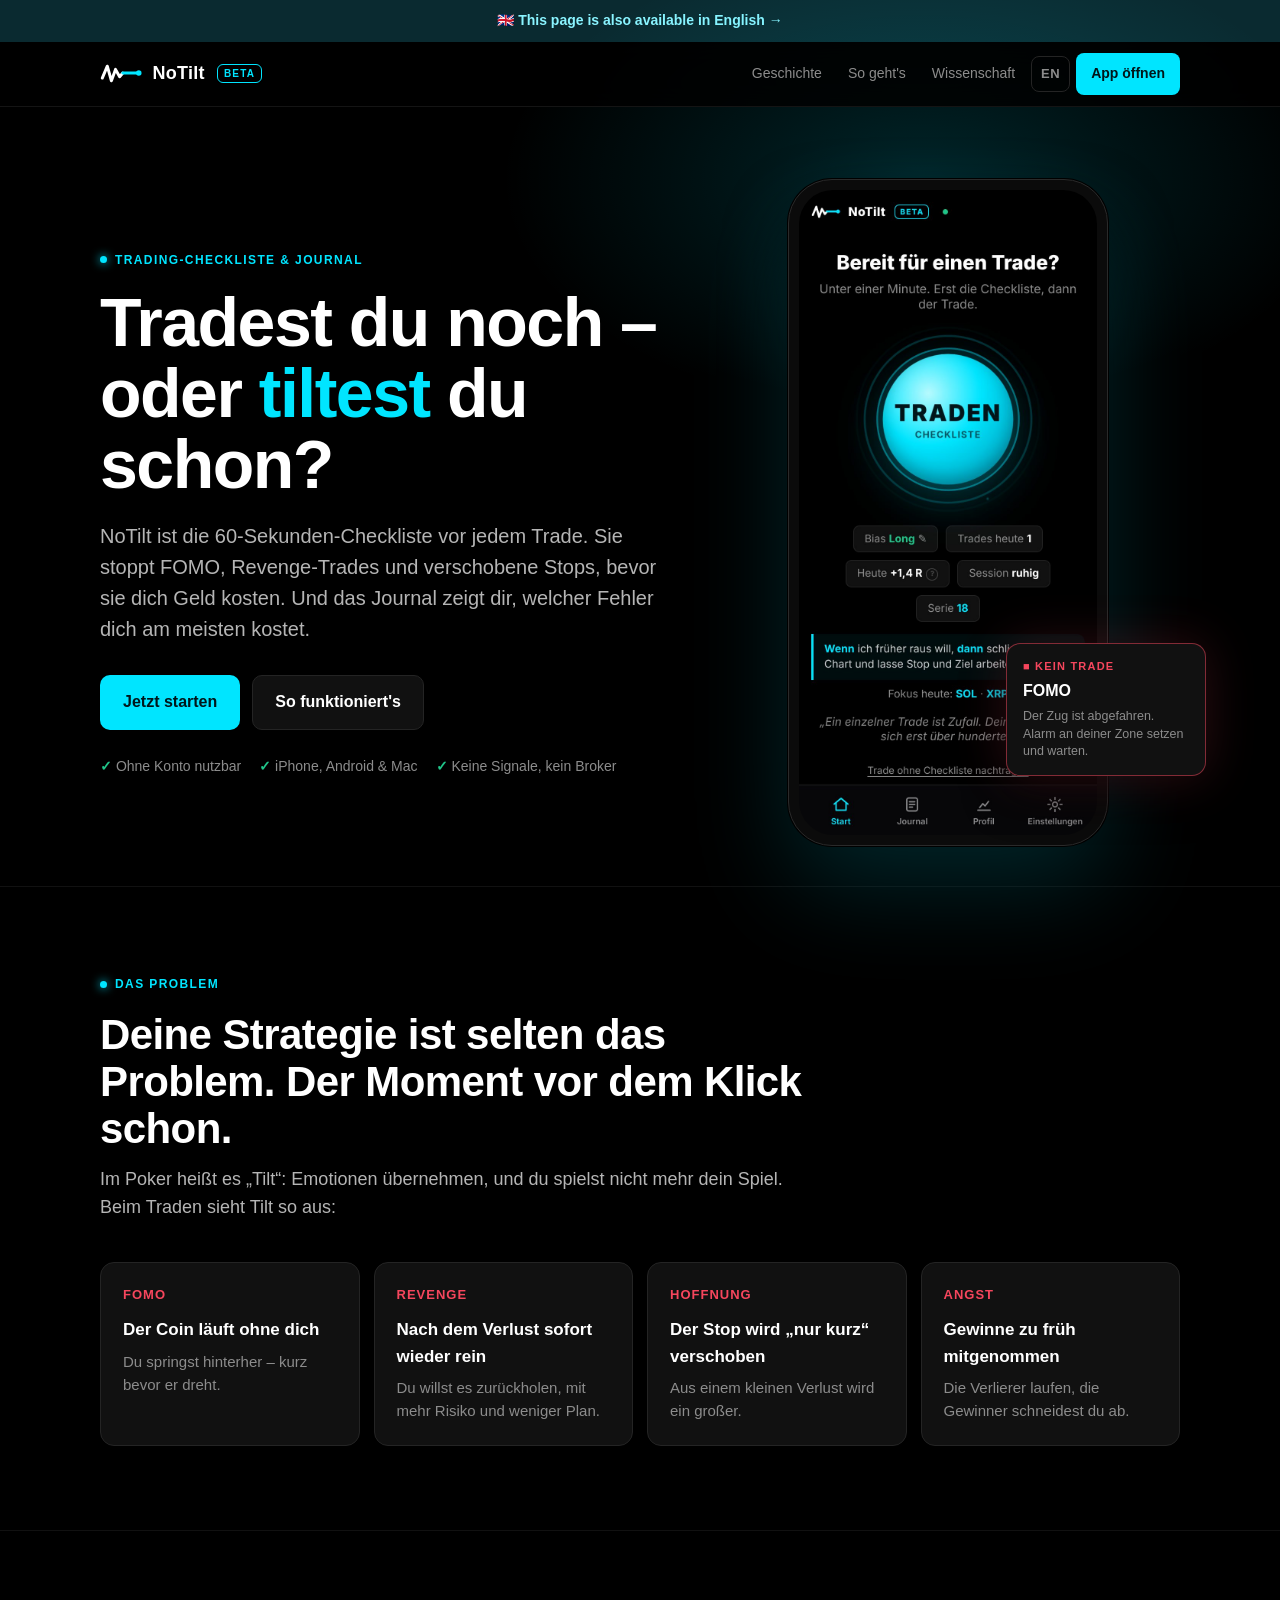
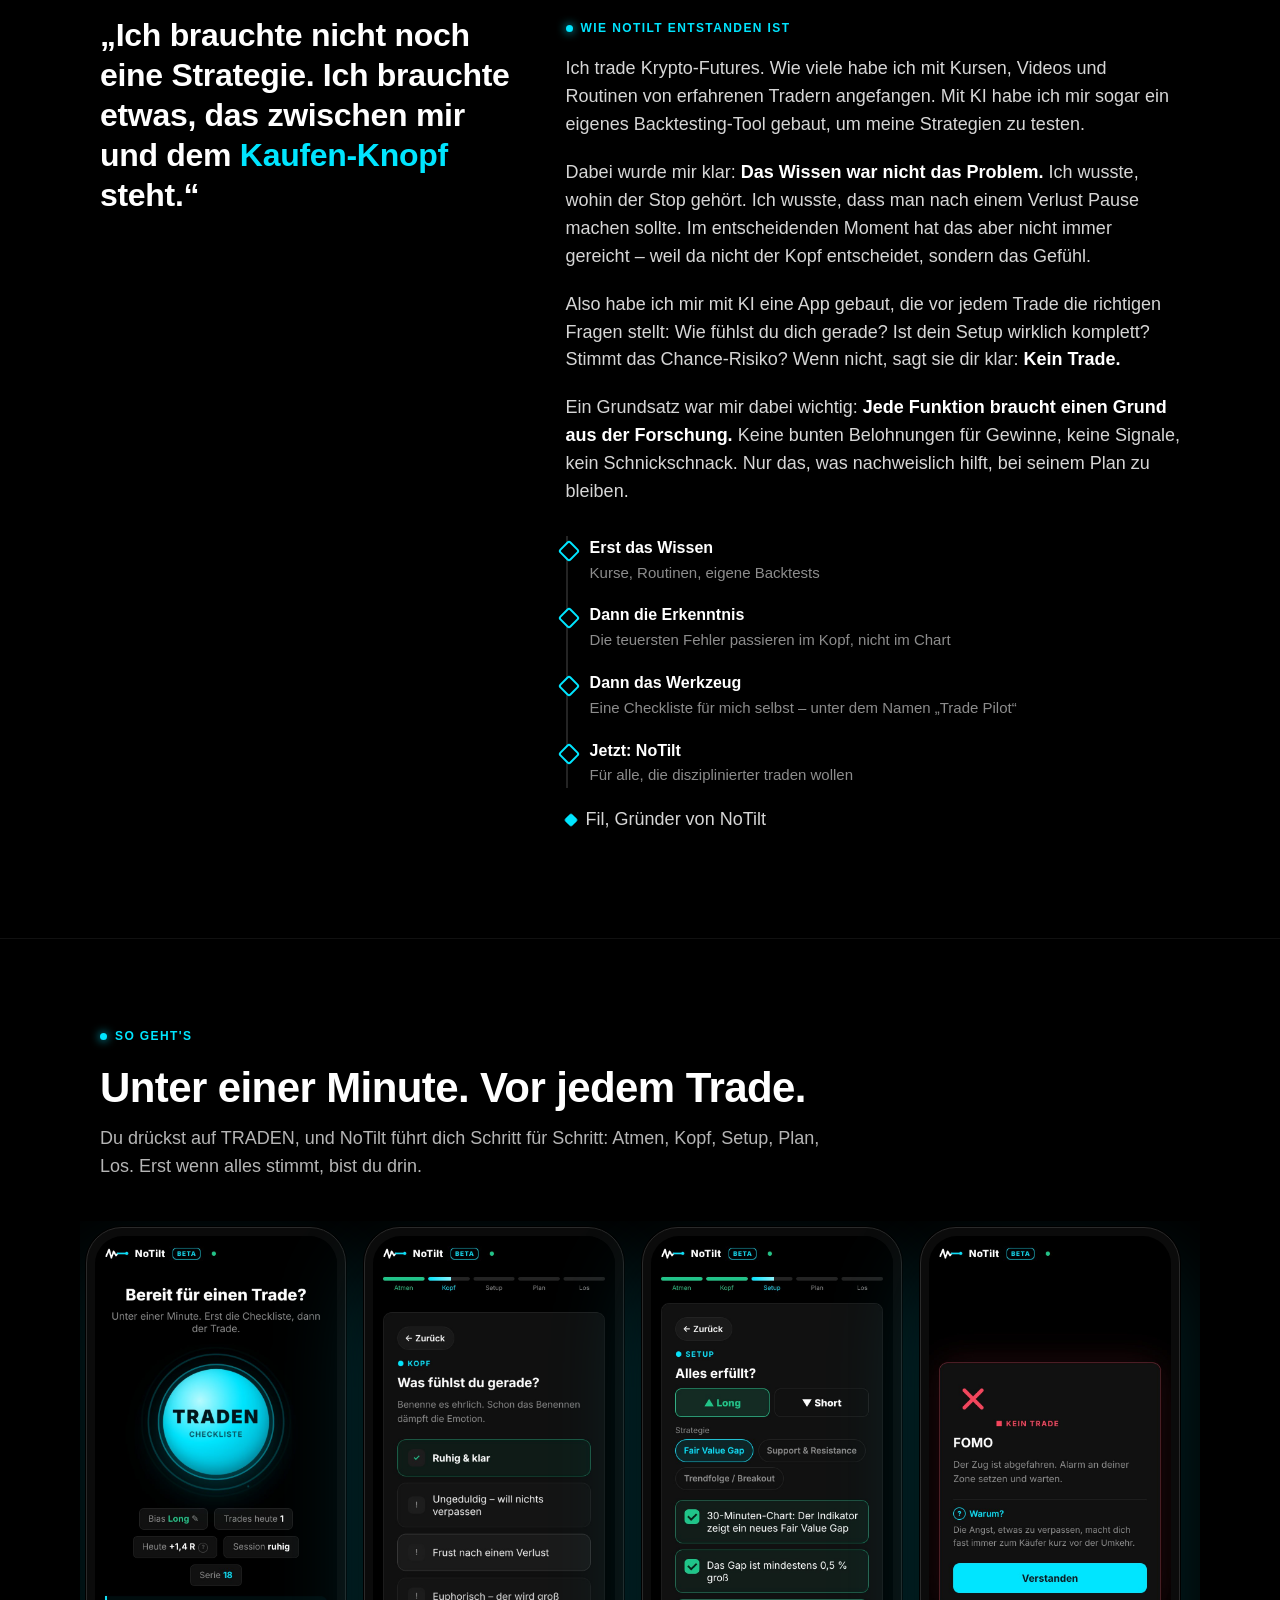
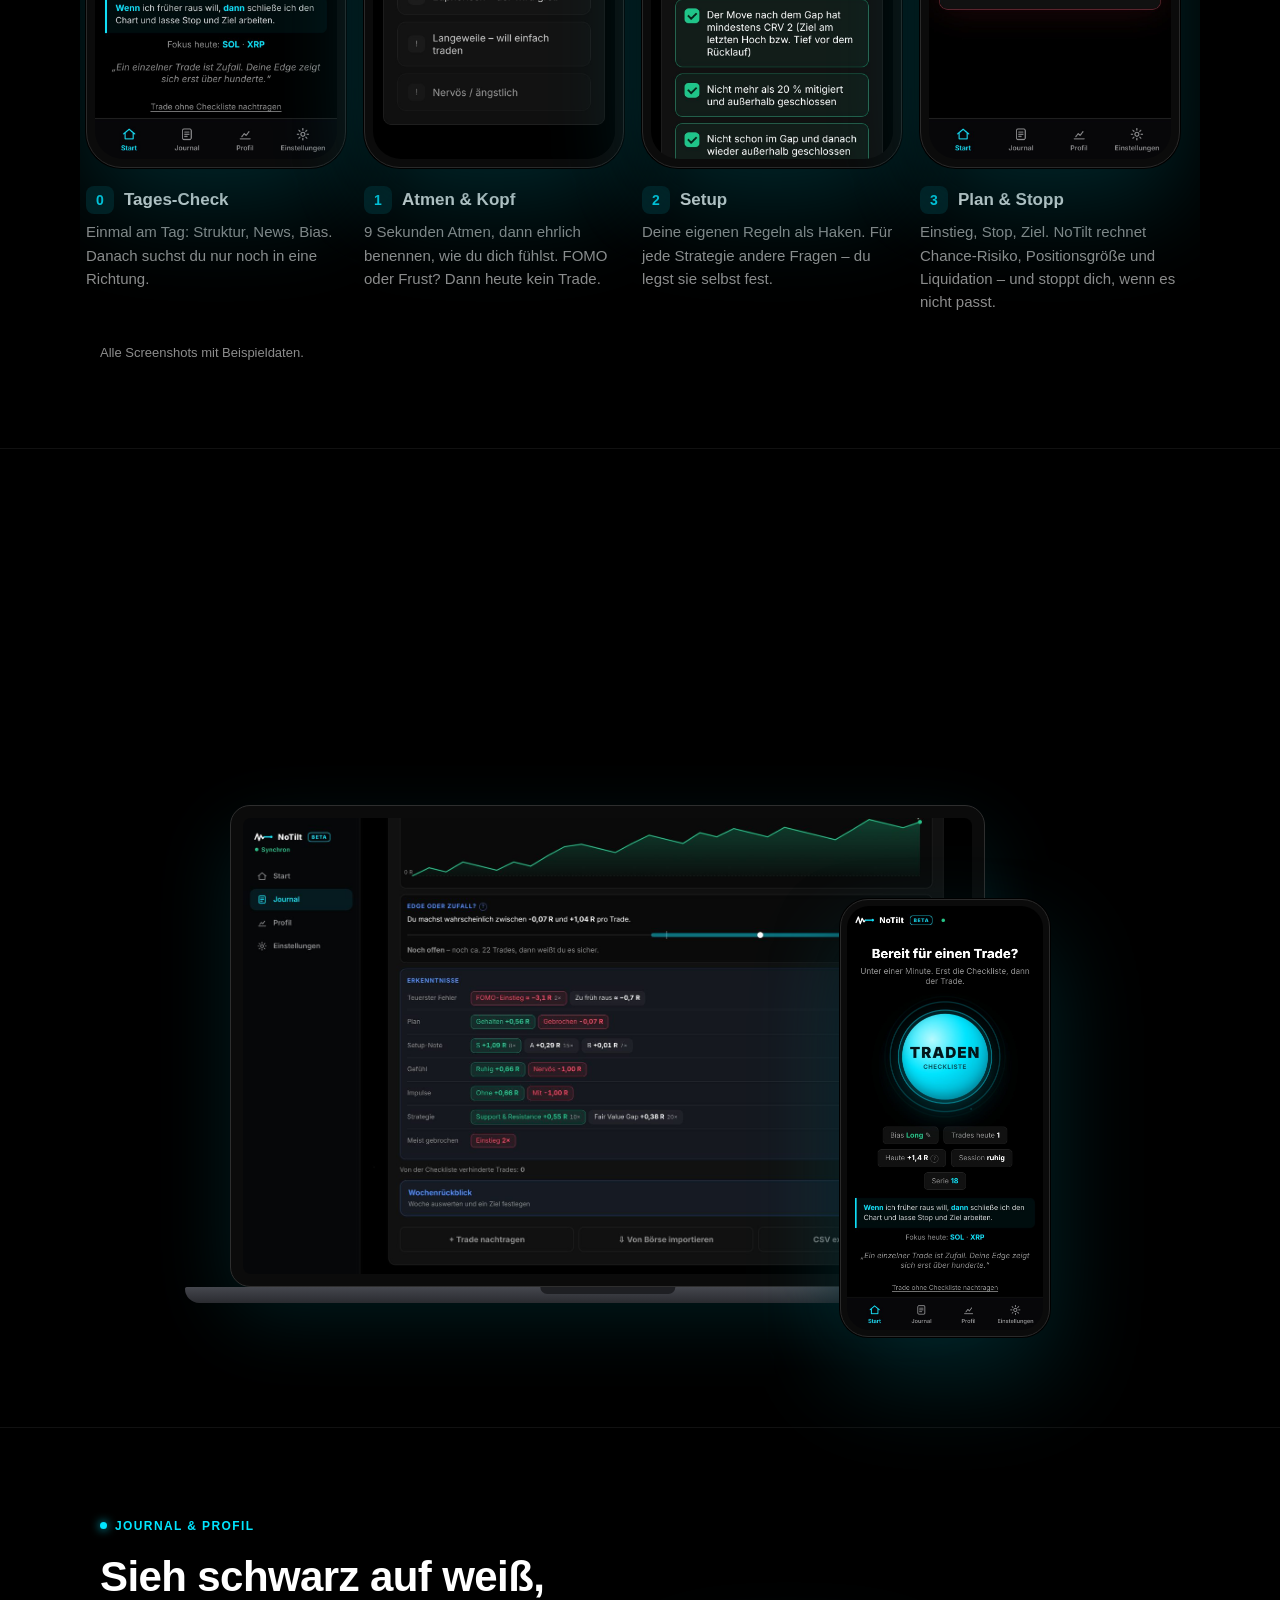
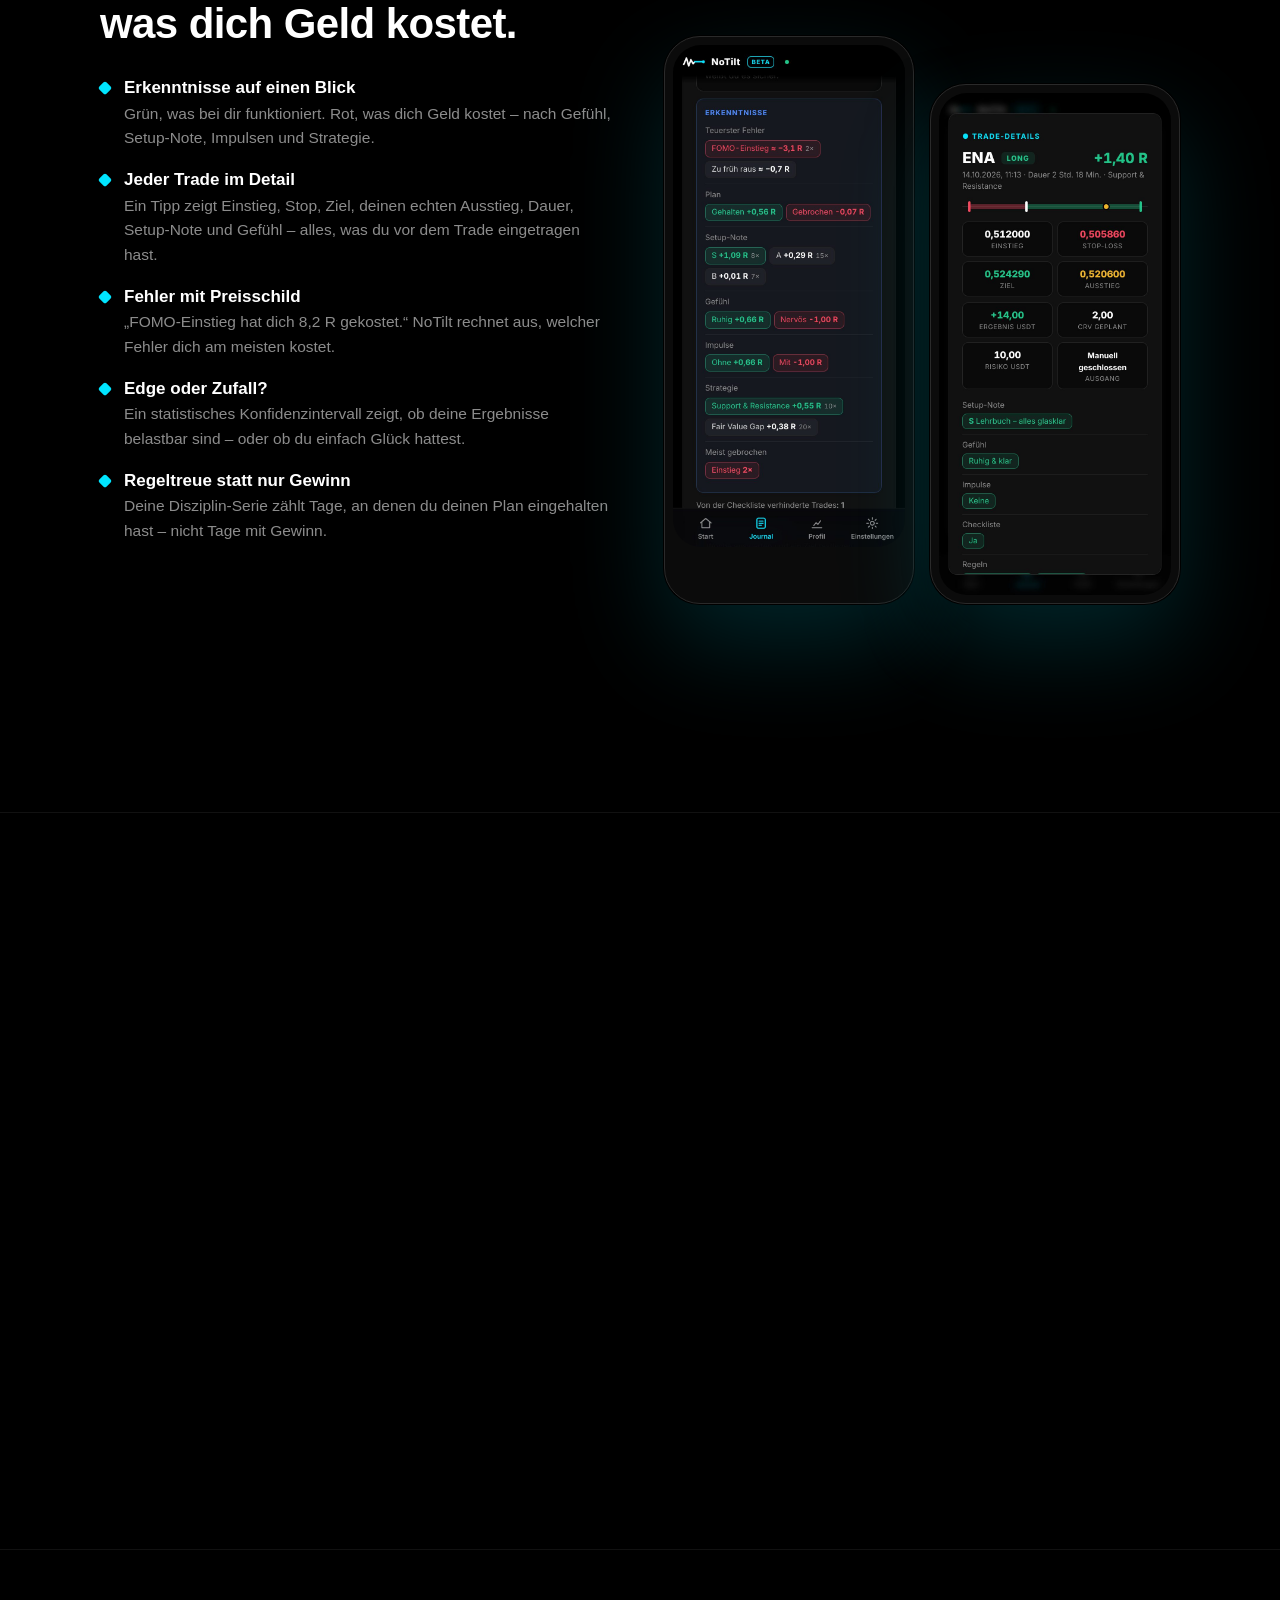
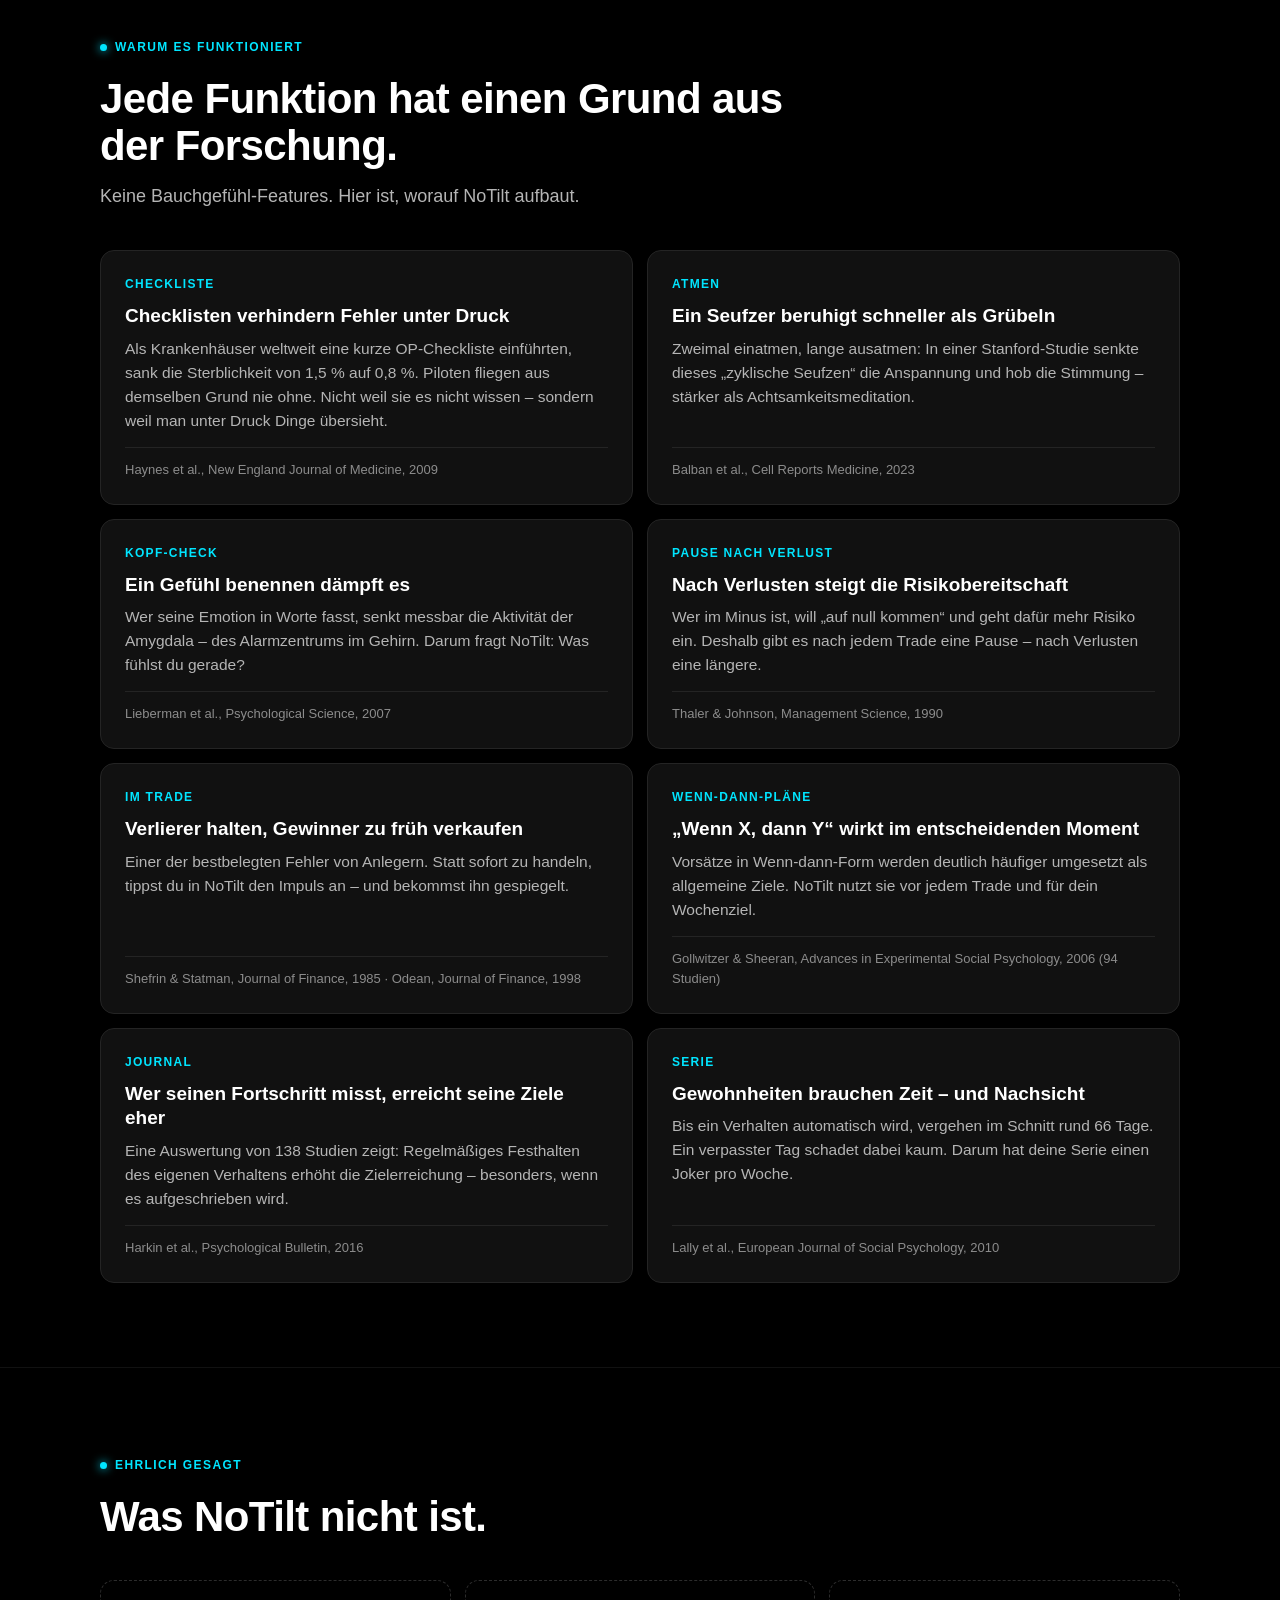
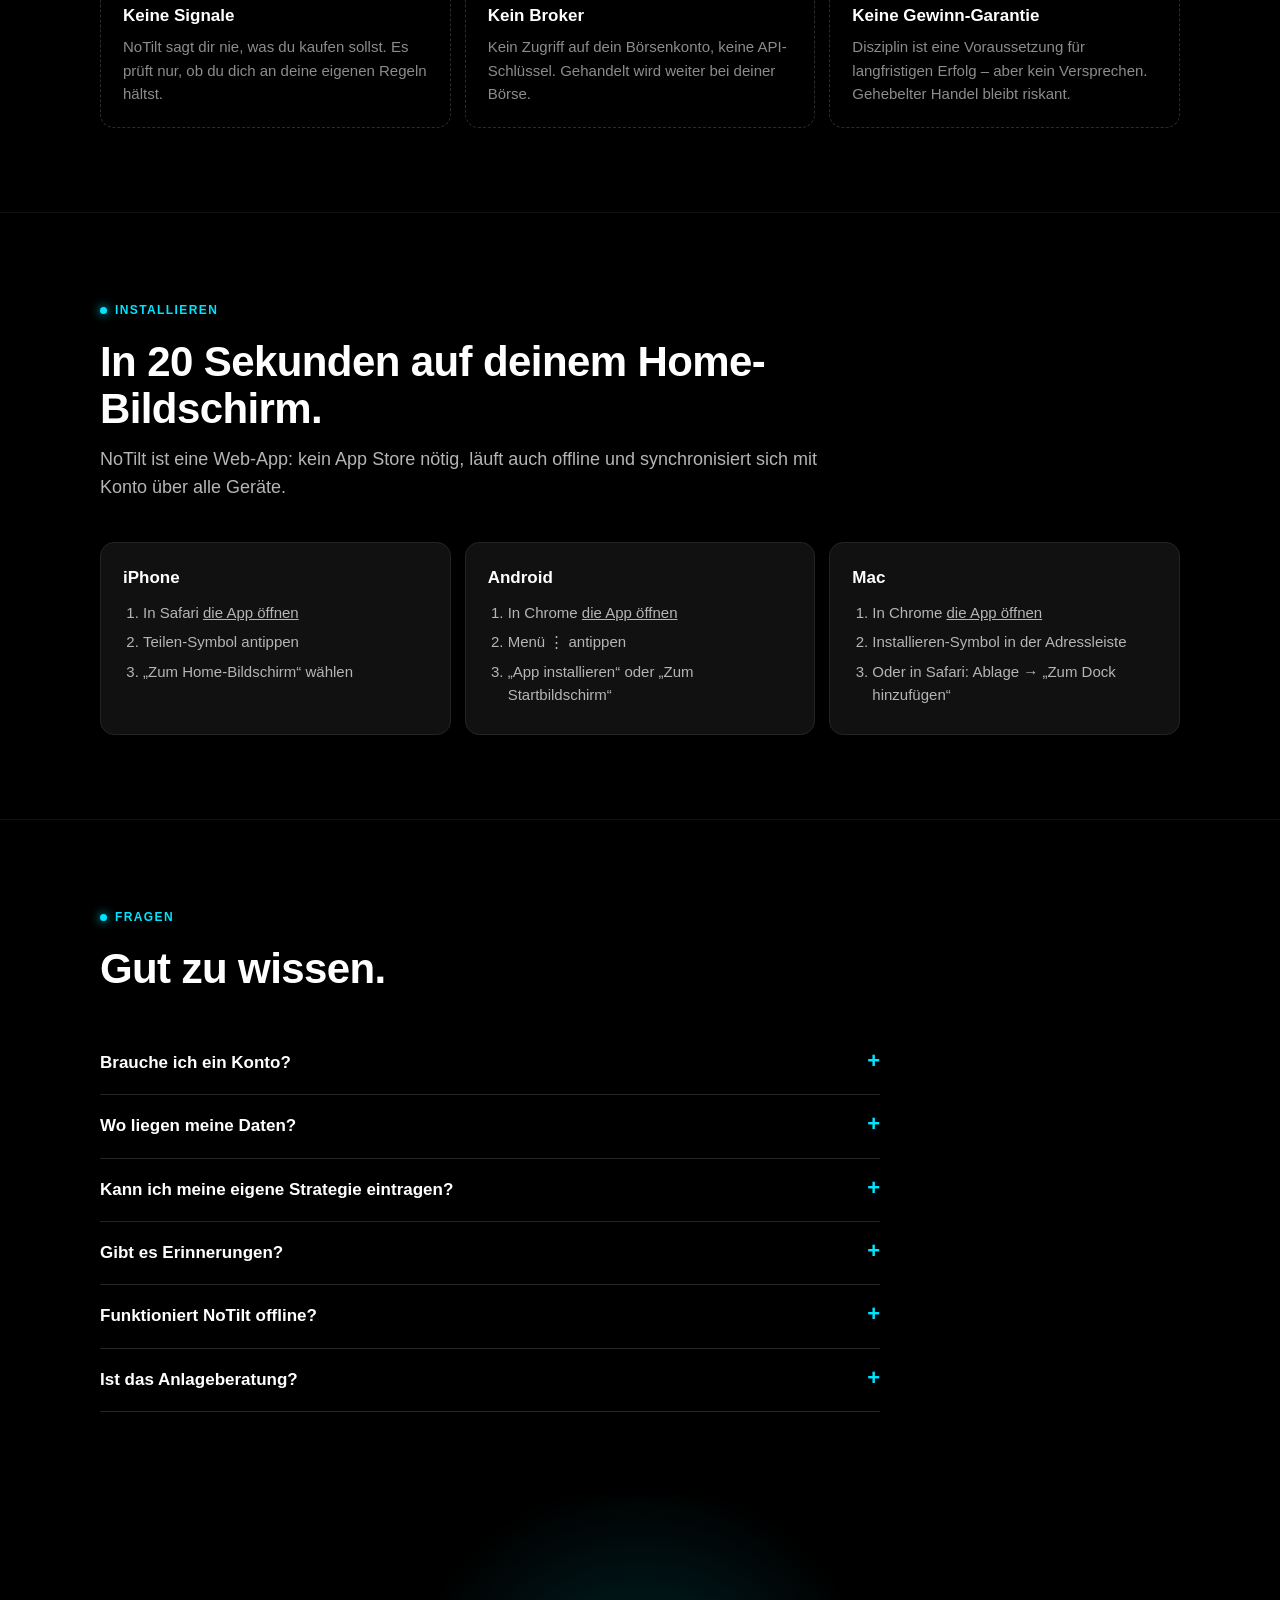
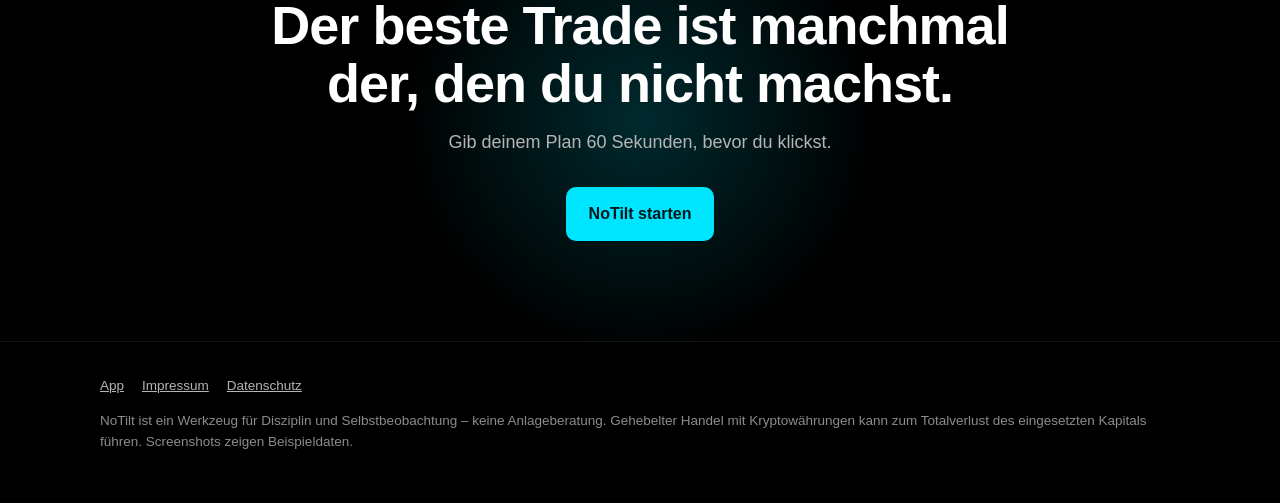
<file: landing.html>
<!doctype html>
<html lang="de">
<head>
<meta charset="utf-8">
<meta name="viewport" content="width=device-width, initial-scale=1, viewport-fit=cover">
<title>NoTilt – Erst denken, dann traden</title>
<meta name="description" content="NoTilt ist die 60-Sekunden-Checkliste vor jedem Trade. Sie stoppt FOMO, Revenge-Trades und verschobene Stops, bevor sie dich Geld kosten. Mit Journal, das dir zeigt, welcher Fehler dich am meisten kostet.">
<meta name="theme-color" content="#000000">
<meta name="color-scheme" content="dark">
<link rel="icon" href="icons/favicon.svg" type="image/svg+xml">
<link rel="icon" href="icons/favicon-32.png" sizes="32x32">
<link rel="apple-touch-icon" href="icons/apple-touch-icon.png">
<meta property="og:type" content="website">
<meta property="og:title" content="NoTilt – Erst denken, dann traden">
<meta property="og:description" content="Die 60-Sekunden-Checkliste vor jedem Trade. Gegen FOMO, Revenge-Trades und verschobene Stops.">
<meta property="og:image" content="https://grippiv.github.io/trade-pilot/img/og.png">
<meta property="og:locale" content="de_DE">
<meta name="twitter:card" content="summary_large_image">
<link rel="stylesheet" href="landing.css">
<link rel="alternate" hreflang="de" href="https://grippiv.github.io/trade-pilot/landing.html">
<link rel="alternate" hreflang="en" href="https://grippiv.github.io/trade-pilot/en.html">
<link rel="alternate" hreflang="x-default" href="https://grippiv.github.io/trade-pilot/en.html">
</head>
<body>

<a id="langbar" class="langbar" href="en.html" hidden>🇬🇧 This page is also available in English →</a>
<header>
  <div class="wrap">
    <a class="brand" href="#top" aria-label="NoTilt"><svg class="mark" viewBox="6 56 186 92" aria-hidden="true"><path class="zz" d="M16 122 L38 70 L56 134 L74 84 L92 116 L106 100" fill="none" stroke="#fff" stroke-width="13" stroke-linecap="round" stroke-linejoin="round"/><path class="ln" d="M106 100 H174" stroke="#00e5ff" stroke-width="13" stroke-linecap="round"/><circle class="dt" cx="176" cy="100" r="12" fill="#00e5ff"/></svg>NoTilt<span class="beta">Beta</span></a>
    <nav>
      <a class="l" href="#geschichte">Geschichte</a>
      <a class="l" href="#ablauf">So geht's</a>
      <a class="l" href="#wissenschaft">Wissenschaft</a>
      <a class="lang" href="en.html" hreflang="en" lang="en">EN</a>
      <a class="btn pri sm" href="./">App öffnen</a>
    </nav>
  </div>
</header>

<main id="top">
<!-- Hero -->
<div class="hero">
  <div class="wrap">
    <div>
      <div class="kicker">Trading-Checkliste &amp; Journal</div>
      <h1>Tradest du noch –<br>oder <em>tiltest</em> du schon?</h1>
      <p class="lead">NoTilt ist die 60-Sekunden-Checkliste vor jedem Trade. Sie stoppt FOMO, Revenge-Trades und verschobene Stops, bevor sie dich Geld kosten. Und das Journal zeigt dir, welcher Fehler dich am meisten kostet.</p>
      <div class="cta">
        <a class="btn pri" href="./">Jetzt starten</a>
        <a class="btn ghost" href="#ablauf">So funktioniert's</a>
      </div>
      <div class="trust"><span>Ohne Konto nutzbar</span><span>iPhone, Android &amp; Mac</span><span>Keine Signale, kein Broker</span></div>
    </div>
    <div style="position:relative">
      <div class="phone"><img src="img/home.jpg?v=2" alt="NoTilt Startbildschirm mit dem TRADEN-Knopf" width="390" height="844"></div>
      <div class="float" aria-hidden="true"><b>■ Kein Trade</b><span>FOMO</span><small>Der Zug ist abgefahren. Alarm an deiner Zone setzen und warten.</small></div>
    </div>
  </div>
</div>

<!-- Problem -->
<section>
  <div class="wrap">
    <div class="sec-h reveal">
      <div class="kicker">Das Problem</div>
      <h2>Deine Strategie ist selten das Problem. Der Moment vor dem Klick schon.</h2>
      <p>Im Poker heißt es „Tilt“: Emotionen übernehmen, und du spielst nicht mehr dein Spiel. Beim Traden sieht Tilt so aus:</p>
    </div>
    <div class="tilts">
      <div class="tilt reveal"><span class="ic">FOMO</span><b>Der Coin läuft ohne dich</b><p>Du springst hinterher – kurz bevor er dreht.</p></div>
      <div class="tilt reveal"><span class="ic">Revenge</span><b>Nach dem Verlust sofort wieder rein</b><p>Du willst es zurückholen, mit mehr Risiko und weniger Plan.</p></div>
      <div class="tilt reveal"><span class="ic">Hoffnung</span><b>Der Stop wird „nur kurz“ verschoben</b><p>Aus einem kleinen Verlust wird ein großer.</p></div>
      <div class="tilt reveal"><span class="ic">Angst</span><b>Gewinne zu früh mitgenommen</b><p>Die Verlierer laufen, die Gewinner schneidest du ab.</p></div>
    </div>
  </div>
</section>

<!-- Geschichte -->
<section id="geschichte">
  <div class="wrap story">
    <div class="quote reveal">„Ich brauchte nicht noch eine Strategie. Ich brauchte etwas, das zwischen mir und dem <em>Kaufen-Knopf</em> steht.“</div>
    <div class="txt">
      <div class="kicker reveal">Wie NoTilt entstanden ist</div>
      <p class="reveal">Ich trade Krypto-Futures. Wie viele habe ich mit Kursen, Videos und Routinen von erfahrenen Tradern angefangen. Mit KI habe ich mir sogar ein eigenes Backtesting-Tool gebaut, um meine Strategien zu testen.</p>
      <p class="reveal">Dabei wurde mir klar: <b>Das Wissen war nicht das Problem.</b> Ich wusste, wohin der Stop gehört. Ich wusste, dass man nach einem Verlust Pause machen sollte. Im entscheidenden Moment hat das aber nicht immer gereicht – weil da nicht der Kopf entscheidet, sondern das Gefühl.</p>
      <p class="reveal">Also habe ich mir mit KI eine App gebaut, die vor jedem Trade die richtigen Fragen stellt: Wie fühlst du dich gerade? Ist dein Setup wirklich komplett? Stimmt das Chance-Risiko? Wenn nicht, sagt sie dir klar: <b>Kein Trade.</b></p>
      <p class="reveal">Ein Grundsatz war mir dabei wichtig: <b>Jede Funktion braucht einen Grund aus der Forschung.</b> Keine bunten Belohnungen für Gewinne, keine Signale, kein Schnickschnack. Nur das, was nachweislich hilft, bei seinem Plan zu bleiben.</p>
      <div class="timeline reveal">
        <div><b>Erst das Wissen</b><span>Kurse, Routinen, eigene Backtests</span></div>
        <div><b>Dann die Erkenntnis</b><span>Die teuersten Fehler passieren im Kopf, nicht im Chart</span></div>
        <div><b>Dann das Werkzeug</b><span>Eine Checkliste für mich selbst – unter dem Namen „Trade Pilot“</span></div>
        <div><b>Jetzt: NoTilt</b><span>Für alle, die disziplinierter traden wollen</span></div>
      </div>
      <p class="sig reveal"><i></i>Fil, Gründer von NoTilt</p>
    </div>
  </div>
</section>

<!-- Ablauf -->
<section id="ablauf">
  <div class="wrap">
    <div class="sec-h reveal">
      <div class="kicker">So geht's</div>
      <h2>Unter einer Minute. Vor jedem Trade.</h2>
      <p>Du drückst auf TRADEN, und NoTilt führt dich Schritt für Schritt: Atmen, Kopf, Setup, Plan, Los. Erst wenn alles stimmt, bist du drin.</p>
    </div>
    <div class="steps">
      <div class="step reveal"><div class="phone sm"><img src="img/home.jpg?v=2" alt="Startbildschirm" loading="lazy" width="390" height="844"></div>
        <div class="n"><i>0</i>Tages-Check</div><p>Einmal am Tag: Struktur, News, Bias. Danach suchst du nur noch in eine Richtung.</p></div>
      <div class="step reveal"><div class="phone sm"><img src="img/kopf.jpg?v=2" alt="Kopf-Check: Was fühlst du gerade?" loading="lazy" width="390" height="844"></div>
        <div class="n"><i>1</i>Atmen &amp; Kopf</div><p>9 Sekunden Atmen, dann ehrlich benennen, wie du dich fühlst. FOMO oder Frust? Dann heute kein Trade.</p></div>
      <div class="step reveal"><div class="phone sm"><img src="img/setup.jpg?v=2" alt="Setup-Checkliste" loading="lazy" width="390" height="844"></div>
        <div class="n"><i>2</i>Setup</div><p>Deine eigenen Regeln als Haken. Für jede Strategie andere Fragen – du legst sie selbst fest.</p></div>
      <div class="step reveal"><div class="phone sm"><img src="img/stop.jpg?v=2" alt="Stopp: FOMO erkannt" loading="lazy" width="390" height="844"></div>
        <div class="n"><i>3</i>Plan &amp; Stopp</div><p>Einstieg, Stop, Ziel. NoTilt rechnet Chance-Risiko, Positionsgröße und Liquidation – und stoppt dich, wenn es nicht passt.</p></div>
    </div>
    <p class="note">Alle Screenshots mit Beispieldaten.</p>
  </div>
</section>

<!-- Mac -->
<section id="mac">
  <div class="wrap">
    <div class="sec-h reveal">
      <div class="kicker">Neu · iPhone &amp; Mac</div>
      <h2>Am Handy checken. Am Mac auswerten.</h2>
      <p>Ein Konto, alles synchron: Trades, Regeln und Statistik sind auf iPhone, Android und Mac immer gleich. Am großen Bildschirm siehst du dein Journal und deine Erkenntnisse auf einen Blick.</p>
    </div>
    <div class="macwrap reveal">
      <div class="laptop"><img src="img/mac-journal.jpg?v=2" alt="NoTilt am MacBook: Journal mit Erkenntnissen" loading="lazy" width="1470" height="920"></div>
      <div class="laptop-base" aria-hidden="true"></div>
      <div class="phone sm"><img src="img/home.jpg?v=2" alt="NoTilt am iPhone" loading="lazy" width="390" height="844"></div>
    </div>
  </div>
</section>

<!-- Journal -->
<section>
  <div class="wrap split">
    <div>
      <div class="sec-h reveal" style="margin-bottom:28px">
        <div class="kicker">Journal &amp; Profil</div>
        <h2>Sieh schwarz auf weiß, was dich Geld kostet.</h2>
      </div>
      <ul class="feat">
        <li class="reveal"><div><b>Erkenntnisse auf einen Blick</b><span>Grün, was bei dir funktioniert. Rot, was dich Geld kostet – nach Gefühl, Setup-Note, Impulsen und Strategie.</span></div></li>
        <li class="reveal"><div><b>Jeder Trade im Detail</b><span>Ein Tipp zeigt Einstieg, Stop, Ziel, deinen echten Ausstieg, Dauer, Setup-Note und Gefühl – alles, was du vor dem Trade eingetragen hast.</span></div></li>
        <li class="reveal"><div><b>Fehler mit Preisschild</b><span>„FOMO-Einstieg hat dich 8,2 R gekostet.“ NoTilt rechnet aus, welcher Fehler dich am meisten kostet.</span></div></li>
        <li class="reveal"><div><b>Edge oder Zufall?</b><span>Ein statistisches Konfidenzintervall zeigt, ob deine Ergebnisse belastbar sind – oder ob du einfach Glück hattest.</span></div></li>
        <li class="reveal"><div><b>Regeltreue statt nur Gewinn</b><span>Deine Disziplin-Serie zählt Tage, an denen du deinen Plan eingehalten hast – nicht Tage mit Gewinn.</span></div></li>
        <li class="reveal"><div><b>Wochenrückblick</b><span>2 Minuten am Wochenende: Was lief gut, was nicht, und ein klares Ziel für die nächste Woche.</span></div></li>
        <li class="reveal"><div><b>Import von deiner Börse</b><span>Trades per CSV aus deiner Börse übernehmen, z. B. Bitget oder Binance.</span></div></li>
      </ul>
    </div>
    <div class="duo reveal">
      <div class="phone sm"><img src="img/journal.jpg?v=2" alt="Journal mit farbigen Erkenntnissen" loading="lazy" width="390" height="844"></div>
      <div class="phone sm"><img src="img/detail.jpg?v=2" alt="Trade-Details mit Einstieg, Stop, Ziel und Ausstieg" loading="lazy" width="390" height="844"></div>
    </div>
  </div>
</section>

<!-- Wirtschaftskalender -->
<section id="kalender">
  <div class="wrap split">
    <div>
      <div class="sec-h reveal" style="margin-bottom:28px">
        <div class="kicker">Wirtschaftskalender</div>
        <h2>Große News? NoTilt sagt dir vorher Bescheid.</h2>
      </div>
      <ul class="feat">
        <li class="reveal"><div><b>Wichtige US-Termine auf der Startseite</b><span>Inflation, Arbeitsmarkt, Zinsentscheid – mit Uhrzeit in deiner Zeitzone. Automatisch, jede Stunde aktuell.</span></div></li>
        <li class="reveal"><div><b>Warnung statt Sperre</b><span>Kurz vor großen News fragt NoTilt nach. Du wartest – oder tradest bewusst mit halbem Risiko.</span></div></li>
        <li class="reveal"><div><b>Fed-Termine länger im Blick</b><span>Bei Zinsentscheiden beginnt das Fenster eine Stunde vorher und endet 90 Minuten danach. Der Markt reagiert dort oft in mehreren Wellen.</span></div></li>
        <li class="reveal"><div><b>News-Trades im Journal</b><span>Trades im News-Fenster werden markiert. So siehst du, ob sie dir Geld bringen oder kosten.</span></div></li>
      </ul>
    </div>
    <div class="duo reveal">
      <div class="phone sm"><img src="img/cal-week.jpg?v=1" alt="Wirtschaftskalender mit den wichtigen US-Terminen der Woche" loading="lazy" width="390" height="844"></div>
      <div class="phone sm"><img src="img/cal-warn.jpg?v=1" alt="News-Warnung zehn Minuten vor den US-Inflationsdaten" loading="lazy" width="390" height="844"></div>
    </div>
  </div>
</section>

<!-- Wissenschaft -->
<section id="wissenschaft">
  <div class="wrap">
    <div class="sec-h reveal">
      <div class="kicker">Warum es funktioniert</div>
      <h2>Jede Funktion hat einen Grund aus der Forschung.</h2>
      <p>Keine Bauchgefühl-Features. Hier ist, worauf NoTilt aufbaut.</p>
    </div>
    <div class="sci">
      <div class="s reveal"><div class="f">Checkliste</div><h3>Checklisten verhindern Fehler unter Druck</h3>
        <p>Als Krankenhäuser weltweit eine kurze OP-Checkliste einführten, sank die Sterblichkeit von 1,5 % auf 0,8 %. Piloten fliegen aus demselben Grund nie ohne. Nicht weil sie es nicht wissen – sondern weil man unter Druck Dinge übersieht.</p>
        <div class="src">Haynes et al., New England Journal of Medicine, 2009</div></div>
      <div class="s reveal"><div class="f">Atmen</div><h3>Ein Seufzer beruhigt schneller als Grübeln</h3>
        <p>Zweimal einatmen, lange ausatmen: In einer Stanford-Studie senkte dieses „zyklische Seufzen“ die Anspannung und hob die Stimmung – stärker als Achtsamkeitsmeditation.</p>
        <div class="src">Balban et al., Cell Reports Medicine, 2023</div></div>
      <div class="s reveal"><div class="f">Kopf-Check</div><h3>Ein Gefühl benennen dämpft es</h3>
        <p>Wer seine Emotion in Worte fasst, senkt messbar die Aktivität der Amygdala – des Alarmzentrums im Gehirn. Darum fragt NoTilt: Was fühlst du gerade?</p>
        <div class="src">Lieberman et al., Psychological Science, 2007</div></div>
      <div class="s reveal"><div class="f">Pause nach Verlust</div><h3>Nach Verlusten steigt die Risikobereitschaft</h3>
        <p>Wer im Minus ist, will „auf null kommen“ und geht dafür mehr Risiko ein. Deshalb gibt es nach jedem Trade eine Pause – nach Verlusten eine längere.</p>
        <div class="src">Thaler &amp; Johnson, Management Science, 1990</div></div>
      <div class="s reveal"><div class="f">Im Trade</div><h3>Verlierer halten, Gewinner zu früh verkaufen</h3>
        <p>Einer der bestbelegten Fehler von Anlegern. Statt sofort zu handeln, tippst du in NoTilt den Impuls an – und bekommst ihn gespiegelt.</p>
        <div class="src">Shefrin &amp; Statman, Journal of Finance, 1985 · Odean, Journal of Finance, 1998</div></div>
      <div class="s reveal"><div class="f">Wenn-dann-Pläne</div><h3>„Wenn X, dann Y“ wirkt im entscheidenden Moment</h3>
        <p>Vorsätze in Wenn-dann-Form werden deutlich häufiger umgesetzt als allgemeine Ziele. NoTilt nutzt sie vor jedem Trade und für dein Wochenziel.</p>
        <div class="src">Gollwitzer &amp; Sheeran, Advances in Experimental Social Psychology, 2006 (94 Studien)</div></div>
      <div class="s reveal"><div class="f">Journal</div><h3>Wer seinen Fortschritt misst, erreicht seine Ziele eher</h3>
        <p>Eine Auswertung von 138 Studien zeigt: Regelmäßiges Festhalten des eigenen Verhaltens erhöht die Zielerreichung – besonders, wenn es aufgeschrieben wird.</p>
        <div class="src">Harkin et al., Psychological Bulletin, 2016</div></div>
      <div class="s reveal"><div class="f">Serie</div><h3>Gewohnheiten brauchen Zeit – und Nachsicht</h3>
        <p>Bis ein Verhalten automatisch wird, vergehen im Schnitt rund 66 Tage. Ein verpasster Tag schadet dabei kaum. Darum hat deine Serie einen Joker pro Woche.</p>
        <div class="src">Lally et al., European Journal of Social Psychology, 2010</div></div>
    </div>
  </div>
</section>

<!-- Was NoTilt nicht ist -->
<section>
  <div class="wrap">
    <div class="sec-h reveal">
      <div class="kicker">Ehrlich gesagt</div>
      <h2>Was NoTilt nicht ist.</h2>
    </div>
    <div class="not">
      <div class="reveal"><b>Keine Signale</b><p>NoTilt sagt dir nie, was du kaufen sollst. Es prüft nur, ob du dich an deine eigenen Regeln hältst.</p></div>
      <div class="reveal"><b>Kein Broker</b><p>Kein Zugriff auf dein Börsenkonto, keine API-Schlüssel. Gehandelt wird weiter bei deiner Börse.</p></div>
      <div class="reveal"><b>Keine Gewinn-Garantie</b><p>Disziplin ist eine Voraussetzung für langfristigen Erfolg – aber kein Versprechen. Gehebelter Handel bleibt riskant.</p></div>
    </div>
  </div>
</section>

<!-- Installieren -->
<section id="installieren">
  <div class="wrap">
    <div class="sec-h reveal">
      <div class="kicker">Installieren</div>
      <h2>In 20 Sekunden auf deinem Home-Bildschirm.</h2>
      <p>NoTilt ist eine Web-App: kein App Store nötig, läuft auch offline und synchronisiert sich mit Konto über alle Geräte.</p>
    </div>
    <div class="inst">
      <div class="reveal"><b>iPhone</b><ol><li>In Safari <a href="./">die App öffnen</a></li><li>Teilen-Symbol antippen</li><li>„Zum Home-Bildschirm“ wählen</li></ol></div>
      <div class="reveal"><b>Android</b><ol><li>In Chrome <a href="./">die App öffnen</a></li><li>Menü ⋮ antippen</li><li>„App installieren“ oder „Zum Startbildschirm“</li></ol></div>
      <div class="reveal"><b>Mac</b><ol><li>In Chrome <a href="./">die App öffnen</a></li><li>Installieren-Symbol in der Adressleiste</li><li>Oder in Safari: Ablage → „Zum Dock hinzufügen“</li></ol></div>
    </div>
  </div>
</section>

<!-- FAQ -->
<section>
  <div class="wrap">
    <div class="sec-h reveal"><div class="kicker">Fragen</div><h2>Gut zu wissen.</h2></div>
    <div class="faq">
      <details><summary>Brauche ich ein Konto?</summary><p>Nein. Du kannst sofort ohne Konto loslegen – dann liegen deine Daten nur auf diesem Gerät. Mit Konto ist dein Journal auf allen Geräten gleich.</p></details>
      <details><summary>Wo liegen meine Daten?</summary><p>Ohne Konto nur auf deinem Gerät. Mit Konto auf Servern in Frankfurt am Main (EU). Du kannst jederzeit alles als CSV oder Backup exportieren und dein Konto komplett löschen.</p></details>
      <details><summary>Kann ich meine eigene Strategie eintragen?</summary><p>Ja. Du startest mit Vorlagen (z. B. Fair Value Gap, Trendfolge, Support &amp; Resistance) oder beschreibst deine Strategie von null. Jede Strategie bekommt ihre eigenen Fragen.</p></details>
      <details><summary>Gibt es Erinnerungen?</summary><p>Ja, auf Wunsch eine tägliche Erinnerung an deinen Tages-Check und an den Wochenrückblick. Am iPhone geht das, sobald NoTilt auf dem Home-Bildschirm ist.</p></details>
      <details><summary>Funktioniert NoTilt offline?</summary><p>Ja. Änderungen werden gespeichert und synchronisiert, sobald du wieder online bist.</p></details>
      <details><summary>Ist das Anlageberatung?</summary><p>Nein. NoTilt ist ein Werkzeug für Disziplin und Selbstbeobachtung. Es gibt keine Empfehlungen, was oder wann du handeln sollst.</p></details>
    </div>
  </div>
</section>

<div class="end">
  <div class="wrap">
    <h2 class="reveal">Der beste Trade ist manchmal<br>der, den du nicht machst.</h2>
    <p class="reveal">Gib deinem Plan 60 Sekunden, bevor du klickst.</p>
    <a class="btn pri reveal" href="./">NoTilt starten</a>
  </div>
</div>
</main>

<footer>
  <div class="wrap">
    <nav><a href="./">App</a><a href="impressum.html">Impressum</a><a href="datenschutz.html">Datenschutz</a></nav>
    <p>NoTilt ist ein Werkzeug für Disziplin und Selbstbeobachtung – keine Anlageberatung. Gehebelter Handel mit Kryptowährungen kann zum Totalverlust des eingesetzten Kapitals führen. Screenshots zeigen Beispieldaten.</p>
  </div>
</footer>

<script>
try { if (!/^de\b/i.test(navigator.language || '')) document.getElementById('langbar').hidden = false; } catch(e){}
(function(){
  var els = document.querySelectorAll('.reveal');
  if (!('IntersectionObserver' in window)) { els.forEach(function(e){ e.classList.add('in'); }); return; }
  var io = new IntersectionObserver(function(es){ es.forEach(function(e){ if (e.isIntersecting){ e.target.classList.add('in'); io.unobserve(e.target); } }); }, {rootMargin:'0px 0px -8% 0px'});
  els.forEach(function(e){ io.observe(e); });
})();
</script>
</body>
</html>
</file>
<file: style-cyan.css>
:root{
  --bg:#000000; --bg2:#080808; --card:#111111; --line:#242424; --txt:#ffffff; --mut:#9c9c9c;
  --gold:#00e5ff; --gold2:#8af4ff; --green:#20c58a; --red:#f6465d; --blue:#4f8cff;
  --r:14px;
  color-scheme:dark;
}
*{box-sizing:border-box;margin:0;padding:0}
[hidden]{display:none!important}
html,body{height:100%}
body{background-color:var(--bg);background-image:none;color:var(--txt);
  font-family:-apple-system,BlinkMacSystemFont,"SF Pro Display","Inter","Segoe UI",Roboto,sans-serif;
  overflow-x:hidden;-webkit-font-smoothing:antialiased}
button{font:inherit;color:inherit;cursor:pointer;border:0;background:none}
input,textarea{font:inherit;color:var(--txt)}
#bgfx{position:fixed;inset:0;z-index:0;pointer-events:none}
#confetti{position:fixed;inset:0;z-index:50;pointer-events:none}
.app{position:relative;z-index:1;min-height:100%;display:flex;flex-direction:column;max-width:760px;margin:0 auto;padding:18px 16px 40px}

/* Kopf */
.top{display:flex;align-items:center;justify-content:space-between;gap:12px;margin-bottom:10px}
.brand{display:flex;align-items:center;gap:10px;font-weight:800;letter-spacing:.3px;white-space:nowrap;min-width:0}
.brand .dot{width:12px;height:12px;border-radius:50%;background:var(--gold);box-shadow:0 0 14px var(--gold)}
.nav{display:flex;gap:8px}
.nav button{padding:8px 12px;border:1px solid var(--line);border-radius:999px;color:var(--mut);font-size:14px;transition:.2s}
.nav button:hover{color:var(--txt);border-color:#333333}

/* Fortschritt */
.progress{display:none;margin:6px 0 18px}
.progress.on{display:block}
.phases{display:flex;gap:6px}
.phase{flex:1}
.phase .bar{height:6px;border-radius:99px;background:var(--line);overflow:hidden}
.phase .fill{height:100%;width:0;background:linear-gradient(90deg,var(--gold),var(--gold2));transition:width .5s cubic-bezier(.2,.8,.2,1)}
.phase .lbl{font-size:11px;color:var(--mut);margin-top:6px;text-align:center;transition:.3s}
.phase.act .lbl{color:var(--gold)}
.phase.done .fill{width:100%!important;background:var(--green)}
.phase.done .lbl{color:var(--green)}

/* Bühne */
.stage{flex:1;display:flex;flex-direction:column;justify-content:center}
.view{animation:inR .45s cubic-bezier(.2,.8,.2,1) both}
.view.out{animation:outL .3s ease both}
@keyframes inR{from{opacity:0;transform:translateX(40px) scale(.98)}to{opacity:1;transform:none}}
@keyframes outL{to{opacity:0;transform:translateX(-40px) scale(.98)}}

/* Home */
.home{text-align:center;padding:20px 0}
.home h1{font-size:clamp(26px,5vw,38px);font-weight:800;margin-bottom:8px}
.home p.sub{color:var(--mut);margin-bottom:36px}
.bigwrap{position:relative;width:240px;height:240px;margin:0 auto 34px}
.bigbtn{position:absolute;inset:20px;border-radius:50%;
  background:radial-gradient(circle at 35% 30%,#b8fbff,var(--gold) 42%,#0091ad);
  color:#00161a;font-size:30px;font-weight:900;letter-spacing:2px;
  box-shadow:0 0 0 6px rgba(0,229,255,.12),0 20px 60px rgba(0,229,255,.35),inset 0 -8px 20px rgba(0,0,0,.25);
  transition:transform .25s cubic-bezier(.2,.8,.2,1);animation:breathe 3.2s ease-in-out infinite;z-index:2}
.bigbtn:hover{transform:scale(1.05)}
.bigbtn:active{transform:scale(.96)}
.bigbtn small{display:block;font-size:12px;letter-spacing:1px;font-weight:700;opacity:.7;margin-top:2px}
.ring{position:absolute;inset:20px;border-radius:50%;border:2px solid var(--gold);opacity:0;animation:ring 3.2s ease-out infinite}
.ring.r2{animation-delay:1.06s}.ring.r3{animation-delay:2.13s}
@keyframes ring{0%{transform:scale(1);opacity:.6}100%{transform:scale(1.45);opacity:0}}
@keyframes breathe{0%,100%{transform:scale(1)}50%{transform:scale(1.03)}}
.bigbtn.locked{background:radial-gradient(circle at 35% 30%,#2a2a2a,#161616);color:var(--mut);animation:none;box-shadow:0 0 0 6px rgba(255,255,255,.04)}
.stats{display:flex;gap:10px;justify-content:center;flex-wrap:wrap;margin-bottom:22px}
.chip{background:var(--card);border:1px solid var(--line);border-radius:999px;padding:8px 14px;font-size:14px;color:var(--mut)}
.chip b{color:var(--txt)}
.chip.warn{border-color:rgba(246,70,93,.4);color:var(--red)}
.quote{max-width:520px;margin:0 auto;color:var(--mut);font-style:italic;font-size:15px;min-height:48px;transition:opacity .5s}

/* Karten */
.card{background:linear-gradient(180deg,var(--card),var(--bg2));border:1px solid var(--line);border-radius:var(--r);padding:26px 22px;box-shadow:0 20px 50px rgba(0,0,0,.35)}
.tag{display:inline-flex;align-items:center;gap:6px;font-size:12px;font-weight:700;letter-spacing:1px;text-transform:uppercase;color:var(--gold);margin-bottom:12px}
.q{font-size:clamp(21px,3.6vw,27px);font-weight:750;line-height:1.25;margin-bottom:10px}
.hint{color:var(--mut);font-size:15px;line-height:1.5;margin-bottom:22px}
.opts{display:grid;gap:10px}
.opt{display:flex;align-items:center;gap:12px;text-align:left;padding:15px 16px;border-radius:14px;background:#161616;border:1px solid var(--line);
  transition:transform .15s,border-color .2s,background .2s;font-size:16px;animation:pop .4s both}
.opt:hover{border-color:#3d3d3d;background:#1c1c1c;transform:translateY(-2px)}
.opt .k{flex:none;width:28px;height:28px;border-radius:8px;display:grid;place-items:center;background:#1f1f1f;color:var(--mut);font-size:13px;font-weight:700}
.opt.sel{border-color:var(--gold);background:rgba(0,229,255,.08)}
@keyframes pop{from{opacity:0;transform:translateY(10px)}to{opacity:1;transform:none}}
.opts .opt:nth-child(2){animation-delay:.05s}.opts .opt:nth-child(3){animation-delay:.1s}.opts .opt:nth-child(4){animation-delay:.15s}.opts .opt:nth-child(5){animation-delay:.2s}
.henry{margin-top:18px;padding:12px 14px;border-left:3px solid var(--gold);background:rgba(0,229,255,.06);border-radius:0 10px 10px 0;color:#dedede;font-size:14px;line-height:1.5}
.henry b{color:var(--gold)}
.row{display:flex;gap:10px;margin-top:22px;flex-wrap:wrap}
.btn{padding:14px 20px;border-radius:12px;font-weight:700;transition:transform .15s,filter .2s,opacity .2s}
.btn:active{transform:scale(.97)}
.btn.pri{background:var(--gold);color:#00161a;flex:1}
.btn.pri:disabled{opacity:.35;cursor:not-allowed}
.btn.ghost{border:1px solid var(--line);color:var(--mut)}
.btn.ghost:hover{color:var(--txt)}
.btn.green{background:var(--green);color:#03231a;flex:1}
.btn.red{background:var(--red);color:#2a0606;flex:1}
.back{color:var(--mut);font-size:14px;margin-bottom:10px}
.back:hover{color:var(--txt)}

/* Slider */
.sl{margin:10px 0 6px}
.sl input{width:100%;-webkit-appearance:none;appearance:none;height:8px;border-radius:99px;background:linear-gradient(90deg,var(--red),var(--gold),var(--green));outline:none}
.sl input::-webkit-slider-thumb{-webkit-appearance:none;width:30px;height:30px;border-radius:50%;background:#fff;box-shadow:0 4px 14px rgba(0,0,0,.5);cursor:grab}
.sl input::-moz-range-thumb{width:30px;height:30px;border-radius:50%;background:#fff;border:0}
.slv{text-align:center;font-size:54px;font-weight:900;margin:8px 0 2px;transition:color .2s}
.slt{text-align:center;color:var(--mut);margin-bottom:6px;min-height:22px}

/* Atem */
.breath{text-align:center;padding:10px 0}
.circle{width:200px;height:200px;margin:26px auto;border-radius:50%;position:relative;display:grid;place-items:center}
.circle .core{position:absolute;inset:0;border-radius:50%;background:radial-gradient(circle,rgba(79,140,255,.55),rgba(79,140,255,.08) 70%);transform:scale(.5);transition:transform 4s ease-in-out}
.circle .core.in{transform:scale(1)}
.circle .lab{position:relative;font-size:20px;font-weight:700}
.circle svg{position:absolute;inset:-8px;transform:rotate(-90deg)}
.circle svg circle{fill:none;stroke:var(--blue);stroke-width:4;stroke-linecap:round;opacity:.8}

/* Stop */
.stop .card{border-color:rgba(246,70,93,.45);box-shadow:0 0 60px rgba(246,70,93,.15);animation:shake .5s}
.stop .tag{color:var(--red)}
.warnv .card{border-color:rgba(0,229,255,.45)}
@keyframes shake{0%,100%{transform:none}20%{transform:translateX(-8px)}40%{transform:translateX(8px)}60%{transform:translateX(-5px)}80%{transform:translateX(5px)}}
.xicon{width:64px;height:64px;margin-bottom:12px}
.xicon path{stroke:var(--red);stroke-width:6;stroke-linecap:round;fill:none;stroke-dasharray:60;stroke-dashoffset:60;animation:draw .5s .15s forwards}
.cicon path{stroke:var(--green);stroke-width:6;stroke-linecap:round;stroke-linejoin:round;fill:none;stroke-dasharray:80;stroke-dashoffset:80;animation:draw .6s .1s forwards}
@keyframes draw{to{stroke-dashoffset:0}}
.timer{font-size:52px;font-weight:900;font-variant-numeric:tabular-nums;text-align:center;margin:14px 0;color:var(--red)}

/* Formular */
.grid{display:grid;grid-template-columns:1fr 1fr;gap:12px}
.f label{display:block;font-size:13px;color:var(--mut);margin-bottom:6px}
.f input,.f textarea{width:100%;background:#0a0a0a;border:1px solid var(--line);border-radius:10px;padding:12px;outline:none;transition:border .2s}
.f input:focus,.f textarea:focus{border-color:var(--gold)}
.f textarea{min-height:90px;resize:vertical}
.calc{margin-top:16px;display:grid;grid-template-columns:repeat(3,1fr);gap:10px}
.kpi{background:#0a0a0a;border:1px solid var(--line);border-radius:12px;padding:12px;text-align:center}
.kpi .v{font-size:20px;font-weight:800;font-variant-numeric:tabular-nums}
.kpi .l{font-size:11px;color:var(--mut);margin-top:3px;text-transform:uppercase;letter-spacing:.6px}
.kpi.good .v{color:var(--green)}.kpi.bad .v{color:var(--red)}
.msg{margin-top:12px;font-size:14px;min-height:20px}
.msg.bad{color:var(--red)}.msg.good{color:var(--green)}
.seg{display:flex;gap:8px;margin-bottom:14px}
.seg button{flex:1;padding:12px;border-radius:10px;border:1px solid var(--line);font-weight:800;transition:.2s}
.seg button.on{background:rgba(0,229,255,.12);border-color:var(--gold);color:var(--gold)}
.seg button.on.lg,.seg button.on.long{background:rgba(32,197,138,.15);border-color:var(--green);color:var(--green)}
.seg button.on.sh,.seg button.on.short{background:rgba(246,70,93,.15);border-color:var(--red);color:var(--red)}

/* Checkboxen */
.checks{display:grid;gap:10px}
.ck{display:flex;gap:12px;align-items:flex-start;padding:14px;border-radius:12px;background:#161616;border:1px solid var(--line);cursor:pointer;transition:.2s;text-align:left}
.ck .box{flex:none;width:24px;height:24px;border-radius:7px;border:2px solid #333333;display:grid;place-items:center;transition:.2s}
.ck.on{border-color:rgba(32,197,138,.5);background:rgba(32,197,138,.06)}
.ck.on .box{background:var(--green);border-color:var(--green)}
.ck.on .box::after{content:"";width:6px;height:11px;border:solid #03231a;border-width:0 3px 3px 0;transform:rotate(45deg) translate(-1px,-1px)}

/* Im Trade */
.live{display:flex;align-items:center;gap:10px;margin-bottom:6px}
.livedot{width:10px;height:10px;border-radius:50%;background:var(--green);box-shadow:0 0 0 0 rgba(32,197,138,.7);animation:livep 1.6s infinite}
@keyframes livep{70%{box-shadow:0 0 0 12px rgba(32,197,138,0)}100%{box-shadow:0 0 0 0 rgba(32,197,138,0)}}
.clock{font-size:42px;font-weight:900;font-variant-numeric:tabular-nums;margin:6px 0 14px}
.plan{display:grid;grid-template-columns:repeat(4,1fr);gap:8px;margin-bottom:16px}
.reminder{min-height:70px;padding:16px;border-radius:14px;background:rgba(79,140,255,.07);border:1px solid rgba(79,140,255,.25);font-size:16px;line-height:1.45;transition:opacity .5s}
.temps{display:grid;grid-template-columns:1fr 1fr;gap:10px;margin-top:16px}
.temp{padding:14px;border-radius:12px;border:1px dashed #333333;color:var(--mut);font-size:14px;text-align:left;transition:.2s}
.temp:hover{border-color:var(--gold);color:var(--txt)}
.ends{display:grid;grid-template-columns:1fr 1fr 1fr;gap:10px;margin-top:20px}

/* Modal */
.modal{position:fixed;inset:0;z-index:40;background:rgba(0,0,0,.6);backdrop-filter:blur(6px);display:none;align-items:center;justify-content:center;padding:16px}
.modal.on{display:flex;animation:fade .25s}
.modal .card{max-width:520px;width:100%;animation:inR .35s}
@keyframes fade{from{opacity:0}}

/* Journal */
.jstats{display:grid;grid-template-columns:repeat(4,1fr);gap:10px;margin-bottom:16px}
.jlist{display:grid;gap:8px;max-height:52vh;overflow:auto}
.jitem{display:grid;grid-template-columns:auto 1fr auto;gap:12px;align-items:center;padding:12px;border-radius:12px;background:#161616;border:1px solid var(--line);font-size:14px}
.jitem .r{font-weight:800;font-variant-numeric:tabular-nums}
.jitem .n{color:var(--mut);font-size:13px}
.empty{color:var(--mut);text-align:center;padding:30px}
.sync{white-space:nowrap;font-size:12px;color:var(--mut);display:inline-flex;align-items:center;gap:6px;margin-left:10px;font-weight:600}
.sync i{width:7px;height:7px;border-radius:50%;background:var(--mut);display:inline-block}
.sync.ok{color:var(--green)}.sync.ok i{background:var(--green)}
.sync.err{color:var(--red)}.sync.err i{background:var(--red)}
button:focus-visible,input:focus-visible,textarea:focus-visible{outline:2px solid var(--gold);outline-offset:2px}
@media (prefers-reduced-motion:reduce){*,*::before,*::after{animation-duration:.01ms!important;animation-iteration-count:1!important;transition-duration:.01ms!important}}

@media (max-width:560px){
  .grid{grid-template-columns:1fr}.calc{grid-template-columns:1fr 1fr}.plan{grid-template-columns:1fr 1fr}
  .temps{grid-template-columns:1fr}.ends{grid-template-columns:1fr}.jstats{grid-template-columns:1fr 1fr}
  .bigwrap{width:210px;height:210px}.phase .lbl{font-size:11px}
}

.grid2{display:grid;grid-template-columns:1fr 1fr;gap:12px}
.grid3{display:grid;grid-template-columns:repeat(3,minmax(0,1fr));gap:10px;margin-bottom:10px}
.f{min-width:0}
.card>.f{margin-bottom:16px}
.f input[type=time]{margin-top:8px}
.mini{color:var(--mut);font-size:13px;text-decoration:underline;text-underline-offset:3px;margin:2px 0 10px;text-align:left}
.mini:hover{color:var(--txt)}
.calc{grid-template-columns:repeat(4,minmax(0,1fr))}
.note{font-size:14px;color:var(--gold);background:rgba(0,229,255,.07);border:1px solid rgba(0,229,255,.3);border-radius:10px;padding:10px 12px;margin-bottom:12px}
.ifthen{display:grid;gap:10px}
.ifthen div{padding:13px 15px;border-radius:12px;background:#161616;border:1px solid var(--line);font-size:15px;line-height:1.45}
.ifthen b{color:var(--gold)}
.opts.two{grid-template-columns:1fr 1fr}
.opts.two .opt:first-child{grid-column:1/-1;border-color:rgba(32,197,138,.45);background:rgba(32,197,138,.07);font-weight:700}
.opts .opt:nth-child(6){animation-delay:.25s}
@media (max-width:560px){.opts.two{grid-template-columns:1fr}.grid3{grid-template-columns:1fr 1fr 1fr}.calc{grid-template-columns:1fr 1fr}.grid2{grid-template-columns:1fr}}
@media (max-width:380px){.grid3{grid-template-columns:1fr}}
@media (max-width:440px){.nav button{padding:7px 10px;font-size:13px}.sync{margin-left:6px}}
/* v3: Journal & Routine */
.chips{display:flex;flex-wrap:wrap;gap:8px}
.chips button{padding:9px 13px;border-radius:999px;border:1px solid var(--line);color:var(--mut);font-size:14px;font-weight:600;transition:.2s}
.chips button:hover{color:var(--txt)}
.chips button.on{border-color:var(--gold);color:var(--gold);background:rgba(0,229,255,.1)}
.chips.small button{padding:6px 11px;font-size:13px}
.card>.chips.small{margin-bottom:8px}
.chips.rules button{color:var(--red);border-color:rgba(246,70,93,.4);text-decoration:line-through}
.chips.rules button.on{color:var(--green);border-color:rgba(32,197,138,.5);background:rgba(32,197,138,.08);text-decoration:none}
.chips.rules button.on::before{content:"✓ "}
.coinrow{display:flex;flex-direction:column;gap:8px}
.coinrow input{max-width:200px;text-transform:uppercase}
.grades{display:grid;grid-template-columns:repeat(3,1fr);gap:8px}
.grades button{padding:12px 8px;border-radius:12px;border:1px solid var(--line);background:#161616;display:flex;flex-direction:column;align-items:center;gap:4px;transition:.2s}
.grades button b{font-size:24px;font-weight:900}
.grades button span{font-size:12px;color:var(--mut);text-align:center;line-height:1.3}
.grades button.on{border-color:var(--gold);background:rgba(0,229,255,.1)}
.grades button.on b{color:var(--gold)}
.tabs{display:flex;gap:6px;background:#0a0a0a;border:1px solid var(--line);border-radius:12px;padding:4px;margin-bottom:12px}
.tabs button{flex:1;padding:10px;border-radius:9px;color:var(--mut);font-weight:700;font-size:14px;transition:.2s}
.tabs button.on{background:var(--card);color:var(--txt);box-shadow:0 2px 8px rgba(0,0,0,.4)}
.jstats{grid-template-columns:repeat(3,minmax(0,1fr));margin-top:6px}
.eqwrap{background:#0a0a0a;border:1px solid var(--line);border-radius:12px;padding:6px;margin-bottom:12px}
.eqwrap canvas{width:100%;height:150px;display:block}
.ins{display:grid;gap:8px;padding:14px;border-radius:12px;background:rgba(79,140,255,.06);border:1px solid rgba(79,140,255,.22);font-size:14px;line-height:1.45;margin-bottom:12px}
.ins b{color:var(--txt)}
.lbl2{font-size:12px;font-weight:700;letter-spacing:1px;text-transform:uppercase;color:var(--blue)}
.mutedtxt{color:var(--mut)}
.hint.small{font-size:13px;margin-bottom:10px}
.hint a{color:var(--gold)}
.fokus{color:var(--mut);font-size:14px;margin:-8px 0 18px}
.fokus b{color:var(--gold)}
.linkbtn{margin-top:18px;color:var(--mut);font-size:13px;text-decoration:underline;text-underline-offset:3px}
.linkbtn:hover{color:var(--txt)}
.warnc{color:var(--gold)}
.btn.danger{color:var(--red);border-color:rgba(246,70,93,.35)}
.jitem{width:100%;text-align:left;transition:border-color .2s}
.jitem:hover{border-color:#333333}
.jitem .m{min-width:0}
.jitem .m>div:first-child{overflow:hidden;text-overflow:ellipsis}
.modal .card{max-height:92vh;overflow:auto}
.modal .f{margin-bottom:12px}
.disc{color:#5e5e5e;font-size:12px;line-height:1.5;margin-top:18px;text-align:center}
@media (max-width:560px){.jstats{grid-template-columns:repeat(3,minmax(0,1fr))}.jstats .kpi{padding:10px 4px}.jstats .kpi .v{font-size:17px}.grades button span{font-size:11px}}
#e_coin{text-transform:uppercase}
.jrow .btn{flex:1 1 140px}
.brand{overflow:hidden}
@media (max-width:440px){.sync span{display:none}.sync{margin-left:8px}}
.brand{padding:6px;margin:-6px}
.grid2+.f{margin-top:12px}
/* Eigenständige App */
html{-webkit-text-size-adjust:100%}
body{overscroll-behavior-y:none}
.app{padding-top:max(18px, env(safe-area-inset-top));padding-bottom:max(40px, env(safe-area-inset-bottom));
  padding-left:max(16px, env(safe-area-inset-left));padding-right:max(16px, env(safe-area-inset-right))}
.auth{max-width:440px;width:100%;margin:0 auto}
.auth .f{margin-bottom:14px}
.authlinks{display:flex;flex-direction:column;align-items:center;gap:2px;margin-top:10px}
.authlinks .linkbtn{margin-top:10px}
.lbl3{font-size:12px;font-weight:700;letter-spacing:1px;text-transform:uppercase;color:var(--mut);margin:26px 0 8px;padding-top:18px;border-top:1px solid var(--line)}
.acct .hint{margin-bottom:10px}
.disc a{color:var(--mut)}
.f textarea{min-height:120px;line-height:1.45}
.f input[type=email],.f input[type=password]{font-size:16px}
input,textarea{font-size:16px}
.legal{max-width:720px;margin:0 auto;padding:28px 18px 60px;line-height:1.6}
.legal h1{font-size:26px;margin-bottom:14px}.legal h2{font-size:18px;margin:22px 0 6px}
.legal p,.legal li{color:#cfcfcf;font-size:15px}.legal ul{padding-left:20px}
.legal a{color:var(--gold)}
.ph{background:rgba(0,229,255,.15);color:var(--gold);padding:0 4px;border-radius:4px}
/* Strategien */
.tpls{display:grid;grid-template-columns:repeat(2,minmax(0,1fr));gap:10px;margin-bottom:4px}
.tpl{display:flex;flex-direction:column;align-items:flex-start;gap:3px;text-align:left;padding:14px;border-radius:14px;background:#161616;border:1px solid var(--line);transition:.2s;animation:pop .35s both}
.tpl:hover{border-color:#3d3d3d}
.tpl .ti{width:30px;height:30px;border-radius:9px;display:grid;place-items:center;background:#1f1f1f;color:var(--gold);font-size:16px;margin-bottom:6px;transition:.2s}
.tpl b{font-size:15px}
.tpl small{color:var(--mut);font-size:12.5px;line-height:1.35}
.tpl.on{border-color:var(--gold);background:rgba(0,229,255,.08)}
.tpl.on .ti{background:var(--gold);color:#00161a}
.cklist{display:grid;gap:8px;margin-bottom:6px}
.ckrow{display:flex;gap:8px;align-items:center}
.ckrow input{flex:1;min-width:0}
.ckrow button{flex:none;width:40px;height:44px;border-radius:10px;border:1px solid var(--line);color:var(--mut)}
.ckrow button:hover{color:var(--red);border-color:rgba(246,70,93,.4)}
.slist{display:grid;gap:8px}
.sitem{display:flex;justify-content:space-between;align-items:center;gap:10px;padding:13px 14px;border-radius:12px;background:#161616;border:1px solid var(--line);text-align:left;transition:.2s}
.sitem:hover{border-color:#3d3d3d}
.sitem span{color:var(--mut);font-size:13px;white-space:nowrap}
.rulehint{margin:-2px 0 6px}
.rulehint b{color:var(--txt);font-weight:600}
.ob .grid2{margin-bottom:6px}
@media (max-width:380px){.tpls{grid-template-columns:1fr}}
.ckrow{align-items:flex-start}
.ckrow textarea{flex:1;min-width:0;min-height:44px;resize:none;overflow:hidden;line-height:1.4;padding:11px 12px;background:#0a0a0a;border:1px solid var(--line);border-radius:10px;outline:none;transition:border .2s}
.ckrow textarea:focus{border-color:var(--gold)}
.lbl3.first{border-top:0;margin-top:0;padding-top:0}
.keptmsg{display:inline-block;margin:0 auto 6px;padding:8px 14px;border-radius:999px;background:rgba(32,197,138,.1);border:1px solid rgba(32,197,138,.4);color:var(--green);font-weight:700;font-size:14px;animation:pop .45s both}
.f.tog{margin-top:14px}
.sndrow{display:flex;align-items:center;gap:14px;flex-wrap:wrap}.sndrow .mini{margin:0}
/* Gewohnheit & Lernen */
.chip.streak b{color:var(--gold)}
.chip.streak.done{border-color:rgba(0,229,255,.45)}
.reviewcta{display:block;width:100%;max-width:520px;margin:0 auto 18px;text-align:left;padding:14px 16px;border-radius:14px;border:1px solid rgba(79,140,255,.35);background:rgba(79,140,255,.08);transition:.2s}
.reviewcta:hover{border-color:var(--blue)}
.reviewcta b{display:block;color:var(--blue);font-size:15px;margin-bottom:2px}
.reviewcta span{color:var(--mut);font-size:13px;line-height:1.4}
.reviewcta.small{margin:4px 0 0;max-width:none}
.goal{max-width:520px;margin:-6px auto 18px;font-size:14px;color:#cfcfcf;line-height:1.45;padding:10px 14px;border-left:3px solid var(--gold);background:rgba(0,229,255,.06);border-radius:0 10px 10px 0;text-align:left}
.goal b{color:var(--gold)}
.ifthen .wg{border-color:rgba(0,229,255,.5);background:rgba(0,229,255,.07)}
.ifthen .wg small{display:block;color:var(--mut);font-size:12px;margin-top:4px}
.chips.mist button.on{color:var(--gold);border-color:rgba(0,229,255,.6);background:rgba(0,229,255,.1)}
.edge{display:grid;gap:8px;padding:14px;border-radius:12px;background:#0a0a0a;border:1px solid var(--line);font-size:14px;line-height:1.45;margin-bottom:12px}
.edge b.good,.ins b.good{color:var(--green)}.edge b.bad,.ins b.bad,.reviewcta b.bad{color:var(--red)}
.cibar{position:relative;height:18px;margin:4px 0}
.cibar::before{content:"";position:absolute;left:0;right:0;top:8px;height:2px;background:var(--line);border-radius:2px}
.cibar .zero{position:absolute;top:1px;width:2px;height:16px;background:var(--mut);opacity:.6}
.cibar .range{position:absolute;top:5px;height:8px;border-radius:6px;background:rgba(0,229,255,.45)}
.cibar .range.good{background:rgba(32,197,138,.55)}.cibar .range.bad{background:rgba(246,70,93,.55)}
.cibar .dot{position:absolute;top:3px;width:12px;height:12px;margin-left:-6px;border-radius:50%;background:var(--txt)}
.shotpick{display:flex;align-items:center;gap:10px;cursor:pointer}
.shotpick span{padding:10px 14px;border:1px dashed #333333;border-radius:10px;color:var(--mut);font-size:14px}
.shotpick em{font-style:normal;color:var(--green);font-size:13px}
.shots{display:grid;grid-template-columns:repeat(auto-fill,minmax(88px,1fr));gap:8px;margin:6px 0 12px}
.shot{display:block;aspect-ratio:4/3;border-radius:10px;overflow:hidden;border:1px solid var(--line);background:#0a0a0a}
.shot.ph{animation:pulse 1.2s ease-in-out infinite}
@keyframes pulse{50%{opacity:.5}}
.shot img{width:100%;height:100%;object-fit:cover;display:block}
.backbtn{display:inline-flex;align-items:center;gap:6px;color:var(--txt);font-size:14px;font-weight:600;margin:-4px 0 14px;padding:8px 14px 8px 11px;border:1px solid var(--line);border-radius:999px;background:rgba(255,255,255,.04);min-height:38px;cursor:pointer}
.backbtn:hover,.backbtn:active{border-color:var(--gold);color:var(--gold)}
.backbtn+.tag,.backbtn+svg{display:block}
.btn.saved{background:var(--green)!important;color:#000!important}
/* Import */
details.howto{margin:0 0 14px;font-size:14px;color:var(--mut)}
details.howto summary{cursor:pointer;color:var(--txt);margin-bottom:6px}
details.howto p{margin:6px 0;line-height:1.45}
.impmap{display:grid;grid-template-columns:1fr 1fr;gap:10px;margin:14px 0}
.impmap label{display:flex;flex-direction:column;gap:6px;font-size:13px;color:var(--mut)}
.impmap select{background:#0a0a0a;color:var(--txt);border:1px solid var(--line);border-radius:10px;padding:10px;font:inherit;font-size:14px}
.impsum{padding:12px 14px;border-radius:12px;background:#0a0a0a;border:1px solid var(--line);font-size:14px;line-height:1.6;margin-bottom:10px}
.impsum b.good,.imptable .good{color:var(--green)}.impsum b.bad,.imptable .bad{color:var(--red)}
.imptable{display:grid;gap:6px;margin-bottom:10px;font-size:14px}
.imptable div{display:grid;grid-template-columns:1fr 1fr auto;gap:8px;padding:8px 12px;border-radius:10px;background:#161616}
@media (max-width:560px){.impmap{grid-template-columns:1fr}}
/* Profil */
.verdict{display:grid;gap:4px;padding:14px 16px;border-radius:14px;border:1px solid var(--line);background:#0a0a0a;margin-bottom:14px}
.verdict b{font-size:17px}
.verdict span{color:var(--mut);font-size:14px;line-height:1.45}
.verdict.good{border-color:rgba(32,197,138,.5);background:rgba(32,197,138,.07)}.verdict.good b{color:var(--green)}
.verdict.bad{border-color:rgba(246,70,93,.5);background:rgba(246,70,93,.07)}.verdict.bad b{color:var(--red)}
.verdict.warn{border-color:rgba(0,229,255,.5);background:rgba(0,229,255,.07)}.verdict.warn b{color:var(--gold)}
.prow{display:grid;grid-template-columns:minmax(0,1.1fr) minmax(0,1.2fr) auto;gap:10px;align-items:baseline;padding:9px 0;border-bottom:1px solid #1c1c1c;font-size:14px}
.prow span{color:var(--mut)}.prow em{font-style:normal;color:var(--mut);font-size:13px;text-align:right}
.prow b{overflow:hidden;text-overflow:ellipsis;white-space:nowrap}
.prow b.good,.hint b.good{color:var(--green)}.prow b.bad,.hint b.bad{color:var(--red)}
.wres{display:grid;gap:6px;padding:14px 16px;border-radius:14px;border:1px solid var(--line);background:#0a0a0a;margin:4px 0 12px;font-size:14px;line-height:1.45}
.wres .wnum{display:flex;align-items:baseline;gap:10px;flex-wrap:wrap}
.wres .wnum b{font-size:24px;font-weight:900}
.wres .wnum span{color:var(--mut)}
.wres.good{border-color:rgba(32,197,138,.5)}.wres.good .wnum b{color:var(--green)}
.wres.warn{border-color:rgba(0,229,255,.5)}.wres.warn .wnum b{color:var(--gold)}
.wres.bad{border-color:rgba(246,70,93,.5)}.wres.bad .wnum b{color:var(--red)}
.wres.neutral .wnum b{color:var(--red)}
.calhead{display:flex;align-items:center;justify-content:space-between;margin-bottom:8px}
.calhead b{text-transform:capitalize}
.calhead button{width:36px;height:36px;border-radius:10px;border:1px solid var(--line);color:var(--mut);font-size:18px}
.calgrid{display:grid;grid-template-columns:repeat(7,minmax(0,1fr));gap:4px;margin-bottom:8px}
.calgrid .cw{font-size:11px;color:var(--mut);text-align:center;padding:2px 0}
.calgrid .cd{aspect-ratio:1/1;border-radius:8px;background:#0e0e0e;border:1px solid #1c1c1c;display:flex;flex-direction:column;align-items:center;justify-content:center;font-size:11px;min-width:0}
.calgrid .cd i{font-style:normal;color:var(--mut);font-size:11px}
.calgrid .cd.has i{color:rgba(255,255,255,.92)}
.calgrid .cd b{font-size:11px;color:#fff;font-weight:800}
@media (max-width:440px){.nav{gap:5px}.nav button{padding:7px 8px;font-size:12.5px}}

/* Logo: Zickzack wird zur geraden Linie */
.brand .mark{height:19px;width:auto;display:block;flex:0 0 auto;overflow:visible}
.brand .mark .ln{stroke:var(--gold)}
.brand .mark .dt{fill:var(--gold)}

/* Nach dem Trade: Ergebnis automatisch */
.resbox{display:flex;align-items:baseline;gap:12px;flex-wrap:wrap;padding:16px 18px;border:1px solid var(--line);border-radius:12px;background:rgba(255,255,255,.03);margin:10px 0 6px}
.resbox b{font-size:32px;font-weight:900;letter-spacing:-.5px}
.resbox span{color:var(--mut);font-size:15px}
.resbox.good{border-color:rgba(32,197,138,.5)}.resbox.good b{color:var(--green)}
.resbox.bad{border-color:rgba(246,70,93,.5)}.resbox.bad b{color:var(--red)}
.keptrow .btn{flex:1}
.keptrow .btn.on{border-color:var(--red);color:var(--red)}
details.more{margin-top:16px;border-top:1px solid var(--line);padding-top:12px}
details.more summary{cursor:pointer;color:var(--mut);font-size:14px;list-style:none}
details.more summary::-webkit-details-marker{display:none}
details.more summary::before{content:"+ "}
details.more[open] summary::before{content:"– "}
.opencard{border:1px solid rgba(32,197,138,.45);background:rgba(32,197,138,.06);border-radius:12px;padding:14px 16px;margin-bottom:16px}
.opencard .ends{margin-top:0}
.opencard .ends{display:flex;gap:8px}
.opencard .ends .btn{flex:1;padding:11px 8px}

/* ---------- Einsteigerfreundlich ---------- */
/* Navigation unten in der Daumenzone (Hoober 2013) – in Abläufen ausgeblendet, damit nichts ablenkt */
.app{padding-bottom:calc(96px + env(safe-area-inset-bottom))}
.tabbar{position:fixed;left:0;right:0;bottom:0;z-index:30;display:flex;justify-content:center;gap:0;padding:6px 8px calc(6px + env(safe-area-inset-bottom));
  background:rgba(8,8,10,.92);backdrop-filter:blur(14px);-webkit-backdrop-filter:blur(14px);border-top:1px solid var(--line)}
.tabbar button{flex:1;max-width:150px;display:flex;flex-direction:column;align-items:center;gap:3px;padding:7px 4px 5px;border:0!important;border-radius:12px!important;color:var(--mut);font-size:11px;font-weight:600;background:none}
.tabbar button svg{width:24px;height:24px;fill:none;stroke:currentColor;stroke-width:1.8;stroke-linecap:round;stroke-linejoin:round}
.tabbar button.on{color:var(--gold)}
.tabbar button:active{background:rgba(255,255,255,.05)}
body[data-view=flow] .tabbar,body[data-view=day] .tabbar,body[data-view=end] .tabbar,body[data-view=onboard] .tabbar,body[data-view=disc] .tabbar,body[data-view=account] .tabbar{display:none}
body[data-view=flow] .app,body[data-view=day] .app,body[data-view=end] .app,body[data-view=onboard] .app,body[data-view=disc] .app{padding-bottom:40px}
/* Begriffe antippen = kurze Erklärung */
[data-term]{cursor:help}
[data-term]::after{content:"?";display:inline-grid;place-items:center;width:14px;height:14px;margin-left:5px;border-radius:50%;border:1px solid currentColor;font-size:9px;font-weight:800;line-height:1;opacity:.55;vertical-align:1px;text-transform:none;letter-spacing:0}
.chip[data-term]::after{opacity:.45}
/* Erste Schritte */
.fsteps{margin:22px auto 6px;max-width:440px;text-align:left;background:var(--card);border:1px solid var(--line);border-radius:14px;padding:16px}
.fshead{display:flex;justify-content:space-between;align-items:baseline;gap:10px}
.fshead b{font-size:16px}.fshead span{color:var(--mut);font-size:13px}
.fsbar{height:6px;border-radius:9px;background:var(--line);margin:10px 0 8px;overflow:hidden}
.fsbar i{display:block;height:100%;background:linear-gradient(90deg,var(--gold),var(--gold2));border-radius:9px;transition:width .6s}
.fsitem{display:flex;align-items:center;gap:12px;width:100%;padding:10px 4px;border-radius:10px;text-align:left;font-size:15px;color:var(--txt)}
.fsitem:disabled{cursor:default}
.fsitem.ok{color:var(--mut)}.fsitem.ok span:nth-child(2){text-decoration:line-through;text-decoration-color:rgba(255,255,255,.25)}
.fsbox{flex:0 0 26px;height:26px;border-radius:8px;border:1.5px solid var(--line);display:grid;place-items:center;font-size:13px;font-weight:800;color:var(--mut)}
.fsitem.ok .fsbox{background:var(--green);border-color:var(--green);color:#03231a}
.fsitem.next{background:rgba(255,255,255,.04)}.fsitem.next .fsbox{border-color:var(--gold);color:var(--gold)}
.fsitem em{margin-left:auto;font-style:normal;color:var(--gold);font-size:13px;font-weight:700;white-space:nowrap}
.fshide{display:block;margin:6px auto 0;font-size:13px}
ol.steps{margin:6px 0 4px 20px;color:var(--txt);line-height:1.7}
.jstats.three{grid-template-columns:repeat(3,1fr)}

.disc1 .ck span:last-child{font-size:14px;line-height:1.45}
.disc1 .checks{margin:14px 0 16px}
.disc1 .disc{text-align:center;margin-top:14px}

.openlist{display:grid;gap:8px;margin:0 0 18px}
.openrow{display:flex;align-items:center;gap:10px;width:100%;padding:12px 14px;border-radius:12px;border:1px solid rgba(32,197,138,.45);background:rgba(32,197,138,.07);color:var(--txt);text-align:left;cursor:pointer;font:inherit}
.openrow span:not(.livedot){color:var(--mut);font-size:13px}
.openrow em{margin-left:auto;font-style:normal;color:var(--green);font-weight:700;font-size:14px;white-space:nowrap}
.opensw{margin:2px 0 12px}

.brand .beta{flex:0 0 auto;font-family:inherit;font-size:10px;font-weight:800;line-height:1;letter-spacing:1.2px;text-transform:uppercase;color:var(--gold);border:1px solid var(--gold);background:transparent;border-radius:6px;padding:4px 6px 3px;margin-left:2px;cursor:pointer;opacity:.95}
/* Kopfzeile bleibt oben stehen – das Logo rutscht nie unter die Statusleiste (iPhone) */
.app{padding-top:0}
.top{position:sticky;top:0;z-index:25;
  margin:0 calc(-1 * max(16px, env(safe-area-inset-right))) 10px calc(-1 * max(16px, env(safe-area-inset-left)));
  padding:max(18px, calc(env(safe-area-inset-top) + 12px)) max(16px, env(safe-area-inset-right)) 12px max(16px, env(safe-area-inset-left));
  background:var(--bg)}
.top::after{content:"";position:absolute;left:0;right:0;top:100%;height:14px;pointer-events:none;background:linear-gradient(var(--bg),rgba(0,0,0,0))}

.langbtn{display:flex;align-items:center;justify-content:space-between;width:100%;padding:12px 14px;border-radius:12px;border:1px solid var(--line);background:#161616;color:var(--txt);font:inherit;font-weight:600;cursor:pointer;text-align:left}
.langbtn em{font-style:normal;color:var(--mut);font-size:20px;line-height:1}
.langlist{display:grid;grid-template-columns:1fr 1fr;gap:8px;margin:14px 0 6px}
.langlist button{display:flex;align-items:center;gap:10px;padding:12px;border-radius:12px;border:1px solid var(--line);background:#161616;color:var(--txt);font:inherit;font-weight:600;cursor:pointer;text-align:left}
.langlist button.on{border-color:var(--gold);background:rgba(0,229,255,.08)}
.langlist .lf{font-size:20px;line-height:1}.langlist .ln{flex:1}.langlist .lc{color:var(--gold);font-weight:800}

/* ---------- Pro: Tilt-Meter, Drawdown-Schutz, MAE/MFE ---------- */
.tilt{display:grid;gap:8px;width:100%;max-width:520px;margin:0 auto 18px;text-align:left;padding:13px 16px;border-radius:14px;border:1px solid var(--line);background:var(--card);--tc:var(--green)}
.tilt.t-warn{--tc:#f0b429;border-color:rgba(240,180,41,.45);background:rgba(240,180,41,.06)}
.tilt.t-hot{--tc:var(--red);border-color:rgba(246,70,93,.5);background:rgba(246,70,93,.07)}
.tilt .tl{display:flex;align-items:center;gap:8px}
.tilt .tn{font-size:12px;font-weight:700;letter-spacing:1px;text-transform:uppercase;color:var(--mut)}
.tilt .tp{font-size:12px;font-weight:700;color:var(--tc);border:1px solid var(--tc);border-radius:999px;padding:1px 9px}
.tilt .ts{margin-left:auto;font-size:22px;color:var(--txt);font-variant-numeric:tabular-nums}
.tilt .tbar{position:relative;display:block;height:6px;border-radius:6px;background:var(--line);overflow:hidden}
.tilt .tbar i{position:absolute;left:0;top:0;bottom:0;border-radius:6px;background:var(--tc);transition:width .6s}
.tilt .tbar s{position:absolute;top:0;bottom:0;width:2px;background:var(--bg)}
.tilt .tw{font-size:13px;color:var(--txt);opacity:.85;line-height:1.4}
.tparts{display:grid;gap:6px;margin:12px 0 4px;font-size:14px}
.tparts div{display:flex;justify-content:space-between;gap:12px;padding:8px 12px;border-radius:10px;background:var(--bg2);border:1px solid var(--line)}
.tparts b{color:#f0b429}
.excbox{margin:14px 0 4px;padding:12px 14px;border-radius:12px;border:1px dashed var(--line)}
.excbox .lbl3{margin-top:0}
.excbox .lbl3 small,.lbl3 small{display:block;font-weight:400;text-transform:none;letter-spacing:0;color:var(--mut);font-size:12px;margin-top:2px}
.excbox .f{margin-bottom:8px}
.chips.exc button{min-width:46px;font-variant-numeric:tabular-nums}
.maebox{display:grid;gap:8px;padding:14px;border-radius:12px;background:#0a0a0a;border:1px solid var(--line);font-size:14px;line-height:1.45;margin-bottom:12px}
.maebox b.good{color:var(--green)}
.maebox .small{font-size:12px}
.maeq{color:var(--txt)}
.hbars{display:flex;align-items:flex-end;gap:8px;height:110px;padding:4px 2px 0}
.hb{flex:1;display:flex;flex-direction:column;align-items:center;justify-content:flex-end;height:100%;gap:4px;min-width:0}
.hb i{display:block;width:100%;max-width:34px;min-height:3px;border-radius:5px 5px 0 0;background:#333333}
.hb.on i{background:var(--blue)}
.hb em{font-style:normal;font-size:12px;color:var(--mut);font-variant-numeric:tabular-nums}
.hb span{font-size:11px;color:var(--mut);white-space:nowrap}
.demobar{position:relative;z-index:30;text-align:center;font-size:12.5px;padding:7px 12px calc(7px);padding-top:max(7px, env(safe-area-inset-top));background:rgba(240,180,41,.14);color:#f0b429;border-bottom:1px solid rgba(240,180,41,.3)}
.demobar a{color:var(--txt);font-weight:700;margin-left:8px;text-decoration:underline}

/* ---------- Desktop (MacBook & Co.): Navigation als Seitenleiste, Inhalte nutzen die Breite ---------- */
@media (min-width:1024px){
  body{--side:236px}
  .tabbar{top:0;bottom:0;right:auto;width:var(--side);flex-direction:column;justify-content:flex-start;gap:4px;padding:96px 14px 24px;border-top:0;border-right:1px solid var(--line);background:rgba(6,7,9,.97);z-index:0}
  .tabbar button{flex:0 0 auto;max-width:none;flex-direction:row;justify-content:flex-start;gap:12px;padding:11px 14px;font-size:14.5px;font-weight:600}
  .tabbar button svg{width:21px;height:21px}
  .tabbar button:hover{background:rgba(255,255,255,.045);color:var(--txt)}
  .tabbar button.on{background:rgba(0,229,255,.09)}
  .app{max-width:none;margin:0 0 0 var(--side);padding:30px 44px 60px}
  .top{position:fixed;left:0;top:0;width:var(--side);margin:0;padding:28px 22px 0;background:none;z-index:31}
  .top::after{display:none}
  .brand{flex-wrap:wrap;row-gap:8px}
  .brand .sync{flex-basis:100%;margin:0 0 0 2px}
  .stage{width:100%;max-width:1120px;margin:0 auto}
  .stage .view > .card{max-width:820px;margin-left:auto;margin-right:auto}
  .demobar{margin-left:var(--side)}
  /* Abläufe (Checkliste, Tages-Check, Anmelden): ohne Seitenleiste, mittig und fokussiert */
  body:is([data-view=flow],[data-view=day],[data-view=end],[data-view=onboard],[data-view=disc],[data-view=account]) .app{margin:0 auto;max-width:860px}
  body:is([data-view=flow],[data-view=day],[data-view=end],[data-view=onboard],[data-view=disc],[data-view=account]) .top{position:sticky;width:auto;padding:22px 0 12px;background:var(--bg)}
  body:is([data-view=flow],[data-view=day],[data-view=end],[data-view=onboard],[data-view=disc],[data-view=account]) .demobar{margin-left:0}
  /* Start: links der Knopf, rechts dein Tag */
  .home{display:grid;grid-template-columns:minmax(0,1fr) 400px;gap:64px;align-items:center;min-height:calc(100vh - 110px);padding:24px 0}
  .home h1{font-size:44px}
  .home .hr{display:flex;flex-direction:column;gap:14px;text-align:left}
  .home .hr > *{margin:0!important;max-width:none!important}
  .home .hr .quote{min-height:0}
  .home .hr .linkbtn{align-self:flex-start}
  .home .hr:empty{display:none}
  .bigwrap{width:260px;height:260px}
  /* Journal & Profil: volle Breite, Kennzahlen in einer Reihe */
  body[data-view=journal] .stage .view > .card,body[data-view=profile] .stage .view > .card{max-width:none}
  .jstats:has(> .kpi:nth-child(6)){grid-template-columns:repeat(6,minmax(0,1fr))}
  .jdeep{display:grid;grid-template-columns:1fr 1fr;gap:12px;align-items:stretch;margin-bottom:12px}
  .jdeep > *{margin:0!important;align-content:start}
  .jdeep .ins,.jdeep:not(:has(.maebox)) .edge{grid-column:1/-1}
  .jlist{grid-template-columns:1fr 1fr;max-height:68vh}
  .calgrid .cd{aspect-ratio:auto;height:62px}
  .calgrid .cd i{font-size:12px}.calgrid .cd b{font-size:13px}
  .modal .card{max-width:560px}
  body:is([data-view=account],[data-view=disc]) .stage .view > .card{max-width:540px}
}
@media (min-width:1024px) and (max-width:1220px){
  .home{grid-template-columns:minmax(0,1fr) 340px;gap:36px}.home h1{font-size:36px}
  .app{padding:30px 28px 60px}
}

/* Erkenntnisse: Thema links, Werte als Kästchen rechts */
.ins{gap:0}
.ins .lbl2{margin-bottom:4px}
.irow{display:grid;grid-template-columns:118px minmax(0,1fr);gap:10px;align-items:center;padding:9px 0;border-top:1px solid rgba(255,255,255,.06)}
.ins .lbl2 + .irow{border-top:0}
.it{font-size:13px;color:var(--mut)}
.ichs{display:flex;flex-wrap:wrap;gap:6px}
.ich{font-size:13px;padding:4px 10px;border-radius:8px;background:rgba(255,255,255,.04);border:1px solid var(--line);color:#cfcfcf;white-space:nowrap;font-variant-numeric:tabular-nums}
.ich b{color:var(--txt);font-weight:700}
.ich i{font-style:normal;font-size:11px;color:var(--mut);margin-left:5px}
.ich.w{background:rgba(32,197,138,.12);border-color:rgba(32,197,138,.45);color:var(--green)}
.ich.w b{color:var(--green)}
.ich.l{background:rgba(246,70,93,.1);border-color:rgba(246,70,93,.45);color:var(--red)}
.ich.l b{color:var(--red)}
@media (max-width:440px){.irow{grid-template-columns:1fr;gap:6px}}

/* „Warum?“ – Erklärung zum Aufklappen */
details.why{margin-top:14px;border-top:1px solid var(--line);padding-top:10px}
details.why summary{cursor:pointer;list-style:none;font-size:14px;font-weight:600;color:var(--gold);display:inline-flex;align-items:center;gap:6px}
details.why summary::-webkit-details-marker{display:none}
details.why summary::before{content:"?";display:inline-grid;place-items:center;width:18px;height:18px;border-radius:50%;border:1.5px solid currentColor;font-size:11px;font-weight:800}
details.why[open] summary{margin-bottom:6px}
details.why p{margin:0;color:var(--mut);font-size:14px;line-height:1.5}
.chip.gold{border-color:rgba(240,180,41,.55);color:#f0b429}

/* Trade-Details */
.tdh{display:flex;align-items:center;gap:10px;margin:2px 0 4px}
.tdc{font-size:26px;font-weight:800}
.dirp{font-size:12px;font-weight:800;letter-spacing:1px;padding:3px 9px;border-radius:6px}
.dirp.lg{color:var(--green);background:rgba(32,197,138,.12)}.dirp.sh{color:var(--red);background:rgba(246,70,93,.12)}
.tdr{margin-left:auto;font-size:24px;font-weight:800;font-variant-numeric:tabular-nums}
.tdr.good{color:var(--green)}.tdr.bad{color:var(--red)}
.tdmeta{margin:0 0 14px}
.tdbar{position:relative;height:26px;margin:4px 0 12px}
.tdbar::before{content:"";position:absolute;left:0;right:0;top:12px;height:2px;background:var(--line);border-radius:2px}
.tdbar .zl,.tdbar .zw{position:absolute;top:9px;height:8px;border-radius:4px}
.tdbar .zl{background:rgba(246,70,93,.35)}.tdbar .zw{background:rgba(32,197,138,.35)}
.tdbar .mk{position:absolute;top:4px;width:4px;height:18px;margin-left:-2px;border-radius:2px;background:var(--txt)}
.tdbar .mk.k-sl{background:var(--red)}.tdbar .mk.k-tp{background:var(--green)}.tdbar .mk.k-ex{background:#f0b429;width:12px;height:12px;top:7px;margin-left:-6px;border-radius:50%;border:2px solid var(--bg)}
.tdgrid{display:grid;grid-template-columns:repeat(auto-fit,minmax(110px,1fr));gap:8px;margin-bottom:10px}
.tdgrid .kpi{padding:10px 8px}.tdgrid .kpi .v{font-size:16px}.tdgrid .kpi .v small{font-size:13px;font-weight:700}
.tdgrid .kpi.gold .v{color:#f0b429}
.tdrows{margin-top:6px}
.tdrows .irow:first-child{border-top:0}
.tdnote{color:var(--txt);font-size:14px;line-height:1.45}
a.ich{text-decoration:none}
.ich.ok::before{content:"✓ "}.ich.no::before{content:"✗ "}

/* Wirtschaftskalender */
.imp{display:inline-flex;gap:2px;align-items:center;flex:0 0 auto}
.imp i{width:6px;height:6px;border-radius:50%;background:var(--line)}
.imp-h i{background:var(--red)}
.imp-m i:nth-child(-n+2){background:#f0b429}
.calcard{display:grid;gap:2px;width:100%;max-width:520px;margin:0 auto 18px;text-align:left;padding:12px 14px;border-radius:14px;border:1px solid var(--line);background:var(--card)}
.calcard.warn{border-color:rgba(246,70,93,.5);background:rgba(246,70,93,.06)}
.calh{display:flex;align-items:center;justify-content:space-between;margin-bottom:6px}
.calh .tn{font-size:12px;font-weight:700;letter-spacing:1px;text-transform:uppercase;color:var(--mut)}
.calh .cw{font-size:12.5px;color:var(--gold);font-weight:600}
.calrow{display:grid;grid-template-columns:auto auto minmax(0,1fr) auto;align-items:center;gap:9px;padding:6px 0;font-size:14px;border-top:1px solid rgba(255,255,255,.05)}
.calh + .calrow{border-top:0}
.calrow .ct{font-variant-numeric:tabular-nums;font-size:14px}
.calrow .cn{color:var(--txt);overflow:hidden;text-overflow:ellipsis;white-space:nowrap}
.calrow em{font-style:normal;font-size:12px;color:var(--mut);white-space:nowrap}
.calrow.past{opacity:.45}
.calrow.live em{color:var(--red);font-weight:700}
.calnone{font-size:13.5px;color:var(--mut);margin:2px 0}
.calweek{display:grid;gap:12px;margin:10px 0}
.cday .cdh{font-size:12px;font-weight:700;letter-spacing:.8px;text-transform:uppercase;color:var(--mut);margin-bottom:2px}
.cday.today .cdh{color:var(--gold)}
.calweek .calrow .cn{white-space:normal}
.calweek .calrow{grid-template-columns:auto auto minmax(0,1fr);row-gap:2px}
.calweek .calrow em{grid-column:3}
.cfp{color:var(--mut)}
.calday{display:flex;flex-wrap:wrap;gap:6px;margin-top:10px;align-items:center}
.calday .cdl{font-size:12.5px;color:var(--mut);width:100%}
.calchip{display:inline-flex;align-items:center;gap:6px;font-size:13px;padding:5px 10px;border-radius:8px;border:1px solid var(--line);background:rgba(255,255,255,.03)}
.calhit{display:flex;align-items:center;gap:8px;margin-top:10px;padding:10px 12px;border-radius:10px;border:1px solid rgba(246,70,93,.35);background:rgba(246,70,93,.06);font-size:14px;font-weight:600}
.row.stack{flex-direction:column}.row.stack .btn{width:100%;flex:none}
.note.calsoon{color:#f0b429;border-color:rgba(240,180,41,.4);background:rgba(240,180,41,.07)}
.calhit{margin-bottom:12px}.calhit em{margin-left:auto;font-style:normal;font-variant-numeric:tabular-nums;color:var(--mut)}

/* Was ist neu · Feedback · veralteter Kalender */
.newlist{display:grid;gap:10px;margin:4px 0 16px}
.newlist>div{display:grid;gap:2px;padding:10px 12px;border:1px solid var(--line);border-radius:12px;background:rgba(255,255,255,.02)}
.newlist b{font-size:15px}
.newlist span{font-size:13.5px;color:var(--mut)}
.fbcta{margin:14px 0 4px;max-width:none}
.f textarea{resize:vertical;min-height:110px;line-height:1.45}
.calcard.stale .calnone{color:var(--gold)}

/* Lesbarkeit & Bedienbarkeit (Audit 15.10.): größere Tippflächen, kleine Handys */
.chips button{min-height:40px}
.chips.small button{min-height:36px;padding:7px 12px}
.linkbtn{display:inline-block;padding:12px 2px;margin-top:6px}
.authlinks .linkbtn{margin-top:0}
details.more summary{padding:10px 0}
.mini{padding:6px 0}
.sndrow .mini{padding:10px 0}
.brand .beta{position:relative}
.brand .beta::after{content:"";position:absolute;inset:-12px -8px}
@media (max-width:360px){
  .card{padding:22px 14px}
  .kpi{padding:10px 5px}
  .kpi .v{font-size:16px}
  .kpi .l{letter-spacing:.2px}
  .jstats .kpi .v{font-size:15px}
}

/* Benachrichtigungen */
.notifbtn{display:flex;align-items:center;justify-content:space-between;gap:12px;width:100%;padding:12px 14px;border-radius:12px;border:1px solid var(--line);background:#161616;color:var(--txt);font:inherit;font-weight:600;cursor:pointer;text-align:left}
.notifbtn em{font-style:normal;color:var(--mut);font-size:20px;line-height:1}
.notifbtn .nbt{display:grid;gap:2px;flex:1;min-width:0}
.notifbtn .nbt small{font-weight:400;font-size:13px;color:var(--mut)}
.nst{font-size:13px;font-weight:700;padding:3px 10px;border-radius:999px;border:1px solid var(--line);color:var(--mut)}
.nst.on{color:var(--green);border-color:rgba(32,197,138,.5);background:rgba(32,197,138,.08)}
.nblock{border:1px solid rgba(0,229,255,.4);background:rgba(0,229,255,.07);border-radius:12px;padding:12px 14px;margin:6px 0 14px;display:grid;gap:10px}
.nblock p{margin:0;font-size:14px}
.nblock .btn{justify-self:start}
.nrow{display:flex;align-items:center;justify-content:space-between;gap:14px;padding:14px 0;border-top:1px solid var(--line)}
.nrow.master{border-top:0;padding-top:4px}
.nt{display:grid;gap:2px;min-width:0}
.nt b{font-size:15px}
.nt span{font-size:13.5px;color:var(--mut)}
.nlist{border-bottom:1px solid var(--line);margin-bottom:6px}
.nlist.off .nt,.nlist.off .nsub{opacity:.45}
.nsub{padding:0 0 12px}
.nsub .f{margin-bottom:10px}
.sw{flex:0 0 auto;width:52px;height:32px;border-radius:999px;background:#2a2f3a;border:1px solid var(--line);position:relative;cursor:pointer;transition:background .2s}
.sw i{position:absolute;top:3px;left:3px;width:24px;height:24px;border-radius:50%;background:#fff;transition:transform .2s}
.sw.on{background:var(--gold);border-color:var(--gold)}
.sw.on i{transform:translateX(20px);background:#0a0c10}
.sw:disabled{opacity:.4;cursor:default}
.sw:focus-visible{outline:2px solid var(--gold);outline-offset:2px}
@media (prefers-reduced-motion:reduce){.sw,.sw i{transition:none}}

/* Cyan-Design: flacher, schärfer, wie ein Börsen-Terminal */
.card{box-shadow:none;background:var(--card)}
.btn{border-radius:10px}
.btn.pri{color:#00161a}
.chip,.nav button{border-radius:8px}
.brand .dot{border-radius:3px;transform:rotate(45deg);box-shadow:0 0 12px var(--gold)}
.kpi{border-radius:10px}
.tag{letter-spacing:1.4px}
.bigbtn{box-shadow:0 0 0 6px rgba(0,229,255,.10),0 18px 60px rgba(0,229,255,.28),inset 0 -8px 20px rgba(0,0,0,.25)}
</file>
<file: landing.css>
:root{
  --bg:#000; --bg2:#080808; --card:#111; --line:#242424; --txt:#fff; --mut:#8c8c8c; --mut2:#b5b5b5;
  --cy:#00e5ff; --cy2:#8af4ff; --green:#20c58a; --red:#f6465d;
  color-scheme:dark;
}
*{box-sizing:border-box;margin:0;padding:0}
html{scroll-behavior:smooth}
body{background:var(--bg);color:var(--txt);font-family:-apple-system,BlinkMacSystemFont,"SF Pro Display","Inter","Segoe UI",Roboto,sans-serif;
  -webkit-font-smoothing:antialiased;line-height:1.55;overflow-x:hidden}
a{color:inherit}
img{display:block;max-width:100%}
.wrap{max-width:1120px;margin:0 auto;padding:0 20px}

/* Kopf */
header{position:sticky;top:0;z-index:20;background:rgba(0,0,0,.82);backdrop-filter:blur(14px);-webkit-backdrop-filter:blur(14px);border-bottom:1px solid #141414}
header .wrap{display:flex;align-items:center;justify-content:space-between;height:64px;gap:12px}
.brand{display:flex;align-items:center;gap:10px;font-weight:800;font-size:18px;letter-spacing:.3px;text-decoration:none}
.brand i{width:12px;height:12px;border-radius:3px;background:var(--cy);transform:rotate(45deg);box-shadow:0 0 12px var(--cy)}
header nav{display:flex;align-items:center;gap:6px}
header nav a.l{color:var(--mut);text-decoration:none;font-size:14px;padding:8px 10px;border-radius:8px}
header nav a.l:hover{color:var(--txt)}
.btn{display:inline-flex;align-items:center;justify-content:center;gap:8px;padding:14px 22px;border-radius:10px;font-weight:700;text-decoration:none;transition:transform .15s,filter .2s;border:1px solid transparent;font-size:16px}
.btn:hover{transform:translateY(-1px);filter:brightness(1.08)}
.btn.pri{background:var(--cy);color:#00161a}
.btn.ghost{border-color:var(--line);color:var(--txt);background:var(--card)}
.btn.sm{padding:9px 14px;font-size:14px;border-radius:8px}
@media (max-width:640px){header nav a.l{display:none}}

/* Hero */
.hero{padding:72px 0 40px;position:relative}
.hero::before{content:"";position:absolute;inset:-120px 0 auto;height:640px;pointer-events:none;
  background:radial-gradient(600px 340px at 72% 30%,rgba(0,229,255,.16),transparent 70%)}
.hero .wrap{display:grid;grid-template-columns:1.1fr .9fr;gap:48px;align-items:center;position:relative}
.kicker{display:inline-flex;align-items:center;gap:8px;font-size:12px;font-weight:700;letter-spacing:1.4px;text-transform:uppercase;color:var(--cy);margin-bottom:18px}
.kicker::before{content:"";width:7px;height:7px;border-radius:50%;background:var(--cy);box-shadow:0 0 10px var(--cy)}
h1{font-size:clamp(38px,6.2vw,68px);line-height:1.04;font-weight:850;letter-spacing:-1.5px}
h1 em{font-style:normal;color:var(--cy)}
.lead{font-size:clamp(17px,2vw,20px);color:var(--mut2);margin:22px 0 30px;max-width:560px}
.cta{display:flex;gap:12px;flex-wrap:wrap}
.trust{display:flex;gap:18px;flex-wrap:wrap;margin-top:26px;color:var(--mut);font-size:14px}
.trust span::before{content:"✓ ";color:var(--green);font-weight:800}
@media (max-width:880px){.hero{padding-top:44px}.hero .wrap{grid-template-columns:1fr;gap:40px}}

/* Handy */
.phone{position:relative;width:min(320px,78vw);margin:0 auto;border-radius:44px;padding:10px;background:#0b0b0b;border:1px solid #2a2a2a;
  box-shadow:0 0 0 1px #000,0 40px 100px rgba(0,229,255,.16),0 30px 60px rgba(0,0,0,.6)}
.phone img{border-radius:34px;width:100%;height:auto;aspect-ratio:390/844;background:#000}
.phone.sm{width:100%;max-width:260px;border-radius:36px;padding:8px}
.phone.sm img{border-radius:28px}
.float{position:absolute;right:-26px;bottom:70px;width:200px;background:var(--card);border:1px solid rgba(246,70,93,.5);border-radius:14px;padding:14px 16px;
  box-shadow:0 0 50px rgba(246,70,93,.18),0 20px 40px rgba(0,0,0,.6);animation:bob 5s ease-in-out infinite}
.float b{display:block;color:var(--red);font-size:11px;letter-spacing:1.2px;text-transform:uppercase;margin-bottom:4px}
.float span{font-weight:750;font-size:16px}
.float small{display:block;color:var(--mut);font-size:12.5px;margin-top:4px;line-height:1.4}
@keyframes bob{50%{transform:translateY(-8px)}}
@media (max-width:520px){.float{right:-6px;bottom:40px;width:170px}}

/* Abschnitte */
section{padding:84px 0;border-top:1px solid #111}
.sec-h{max-width:720px;margin-bottom:40px}
.sec-h h2{font-size:clamp(28px,4vw,42px);line-height:1.12;font-weight:820;letter-spacing:-.6px}
.sec-h p{color:var(--mut2);font-size:18px;margin-top:14px}

/* Problem */
.tilts{display:grid;grid-template-columns:repeat(4,1fr);gap:14px}
.tilt{background:var(--card);border:1px solid var(--line);border-radius:14px;padding:22px}
.tilt b{display:block;font-size:17px;margin-bottom:6px}
.tilt p{color:var(--mut);font-size:15px}
.tilt .ic{font-size:13px;font-weight:800;color:var(--red);letter-spacing:1px;text-transform:uppercase;margin-bottom:12px;display:block}
@media (max-width:900px){.tilts{grid-template-columns:1fr 1fr}}
@media (max-width:520px){.tilts{grid-template-columns:1fr}}

/* Geschichte */
.story{display:grid;grid-template-columns:.8fr 1.2fr;gap:56px;align-items:start}
.story .quote{position:sticky;top:100px;font-size:clamp(24px,3vw,32px);font-weight:780;line-height:1.25;letter-spacing:-.3px}
.story .quote em{font-style:normal;color:var(--cy)}
.story .txt p{color:#d6d6d6;font-size:18px;margin-bottom:20px}
.story .txt p b{color:var(--txt)}
.story .sig{color:var(--mut);font-size:15px;margin-top:8px;display:flex;align-items:center;gap:10px}
.story .sig i{width:10px;height:10px;border-radius:2px;background:var(--cy);transform:rotate(45deg)}
.timeline{margin:30px 0 8px;border-left:2px solid var(--line);padding-left:22px}
.timeline div{position:relative;margin-bottom:18px}
.timeline div::before{content:"";position:absolute;left:-29px;top:7px;width:12px;height:12px;border-radius:3px;transform:rotate(45deg);background:#000;border:2px solid var(--cy)}
.timeline b{display:block;font-size:16px}
.timeline span{color:var(--mut);font-size:15px}
@media (max-width:880px){.story{grid-template-columns:1fr;gap:28px}.story .quote{position:static}}

/* Ablauf */
.steps{display:flex;gap:18px;overflow-x:auto;scroll-snap-type:x mandatory;padding:6px 20px 24px;margin:0 -20px;scrollbar-width:thin}
.step{flex:0 0 260px;scroll-snap-align:start}
.step .n{display:flex;align-items:center;gap:10px;margin:18px 0 6px;font-weight:780;font-size:17px}
.step .n i{font-style:normal;width:28px;height:28px;border-radius:8px;background:rgba(0,229,255,.12);color:var(--cy);display:grid;place-items:center;font-size:14px;font-weight:850}
.step p{color:var(--mut);font-size:15px}
.note{color:var(--mut);font-size:13px;margin-top:6px}

/* Wissenschaft */
.sci{display:grid;grid-template-columns:repeat(2,1fr);gap:14px}
.s{background:var(--card);border:1px solid var(--line);border-radius:14px;padding:24px;display:flex;flex-direction:column}
.s .f{font-size:12px;font-weight:700;letter-spacing:1.3px;text-transform:uppercase;color:var(--cy);margin-bottom:10px}
.s h3{font-size:19px;line-height:1.3;margin-bottom:8px}
.s p{color:var(--mut2);font-size:15.5px;flex:1}
.s .src{margin-top:14px;padding-top:12px;border-top:1px solid var(--line);color:var(--mut);font-size:13px}
@media (max-width:760px){.sci{grid-template-columns:1fr}}

/* Journal */
.split{display:grid;grid-template-columns:1fr 1fr;gap:48px;align-items:center}
.feat{list-style:none;display:grid;gap:16px}
.feat li{display:flex;gap:14px}
.feat li::before{content:"";flex:0 0 10px;height:10px;margin-top:8px;border-radius:2px;background:var(--cy);transform:rotate(45deg)}
.feat b{display:block;font-size:17px}
.feat span{color:var(--mut);font-size:15.5px}
.duo{display:flex;gap:16px;justify-content:center}
.duo .phone.sm:last-child{margin-top:48px}
@media (max-width:880px){.split{grid-template-columns:1fr}.duo .phone.sm{max-width:44vw}}

/* Ehrlich */
.not{display:grid;grid-template-columns:repeat(3,1fr);gap:14px}
.not div{border:1px dashed #2c2c2c;border-radius:14px;padding:22px}
.not b{display:block;margin-bottom:6px;font-size:17px}
.not p{color:var(--mut);font-size:15px}
@media (max-width:760px){.not{grid-template-columns:1fr}}

/* Installieren */
.inst{display:grid;grid-template-columns:repeat(3,1fr);gap:14px}
.inst div{background:var(--card);border:1px solid var(--line);border-radius:14px;padding:22px}
.inst b{display:block;font-size:17px;margin-bottom:10px}
.inst ol{padding-left:20px;color:var(--mut2);font-size:15px}
.inst li{margin-bottom:6px}
@media (max-width:760px){.inst{grid-template-columns:1fr}}

/* FAQ */
.faq{max-width:780px}
.faq details{border-bottom:1px solid var(--line);padding:18px 0}
.faq summary{cursor:pointer;font-weight:700;font-size:17px;list-style:none;display:flex;justify-content:space-between;gap:16px}
.faq summary::-webkit-details-marker{display:none}
.faq summary::after{content:"+";color:var(--cy);font-size:22px;line-height:1;transition:transform .2s}
.faq details[open] summary::after{transform:rotate(45deg)}
.faq details p{color:var(--mut2);margin-top:10px;font-size:16px}

/* Schluss */
.end{text-align:center;padding:100px 0;position:relative;overflow:hidden}
.end::before{content:"";position:absolute;left:50%;top:50%;width:520px;height:520px;transform:translate(-50%,-50%);border-radius:50%;
  background:radial-gradient(circle,rgba(0,229,255,.18),transparent 65%);pointer-events:none}
.end h2{font-size:clamp(32px,5vw,54px);font-weight:850;letter-spacing:-1px;line-height:1.08;position:relative}
.end p{color:var(--mut2);font-size:18px;margin:16px auto 30px;max-width:520px;position:relative}
.end .btn{position:relative}
footer{border-top:1px solid #141414;padding:34px 0 50px;color:var(--mut);font-size:13.5px}
footer .wrap{display:grid;gap:14px}
footer nav{display:flex;gap:18px;flex-wrap:wrap}
footer a{color:var(--mut2)}

.reveal{opacity:0;transform:translateY(18px);transition:opacity .7s ease,transform .7s cubic-bezier(.2,.8,.2,1)}
.reveal.in{opacity:1;transform:none}
@media (prefers-reduced-motion:reduce){*{animation:none!important;transition:none!important}.reveal{opacity:1;transform:none}html{scroll-behavior:auto}}

/* Sprachumschalter */
.lang{color:var(--mut);font-size:13px;font-weight:700;text-decoration:none;border:1px solid var(--line);border-radius:8px;padding:7px 9px;letter-spacing:.5px}
.lang:hover{color:var(--txt)}
.langbar{display:block;text-align:center;background:#0a2a30;color:var(--cy2);font-size:14px;font-weight:600;padding:10px 16px;text-decoration:none}
.langbar[hidden]{display:none}

/* Logo */
.brand .mark{height:21px;width:auto;display:block;overflow:visible}

.brand .beta{font-size:10px;font-weight:800;letter-spacing:1.2px;text-transform:uppercase;color:var(--cy);border:1px solid var(--cy);border-radius:6px;padding:4px 6px 3px;margin-left:2px;line-height:1}

/* iPhone & Mac */
.macwrap{position:relative;max-width:820px;margin:8px auto 40px;padding-right:6%}
.laptop{background:#0b0b0b;border:1px solid #2e2e2e;border-radius:20px;padding:12px;box-shadow:0 30px 80px rgba(0,229,255,.12),0 20px 60px rgba(0,0,0,.6)}
.laptop img{width:100%;height:auto;aspect-ratio:1470/920;border-radius:8px;background:#000}
.laptop-base{position:relative;height:16px;margin:0 -6%;background:linear-gradient(#45474e,#2a2b30);border-radius:2px 2px 16px 16px}
.laptop-base::after{content:"";position:absolute;left:50%;top:0;width:16%;height:7px;transform:translateX(-50%);background:#1e1f23;border-radius:0 0 8px 8px}
.macwrap .phone.sm{position:absolute;right:0;bottom:-34px;width:26%;max-width:210px;padding:6px;border-radius:28px}
.macwrap .phone.sm img{border-radius:22px}
@media (max-width:600px){.macwrap{padding-right:10%}.macwrap .phone.sm{width:32%;bottom:-24px;border-radius:20px;padding:4px}.macwrap .phone.sm img{border-radius:16px}.laptop{border-radius:12px;padding:6px}}
</file>
